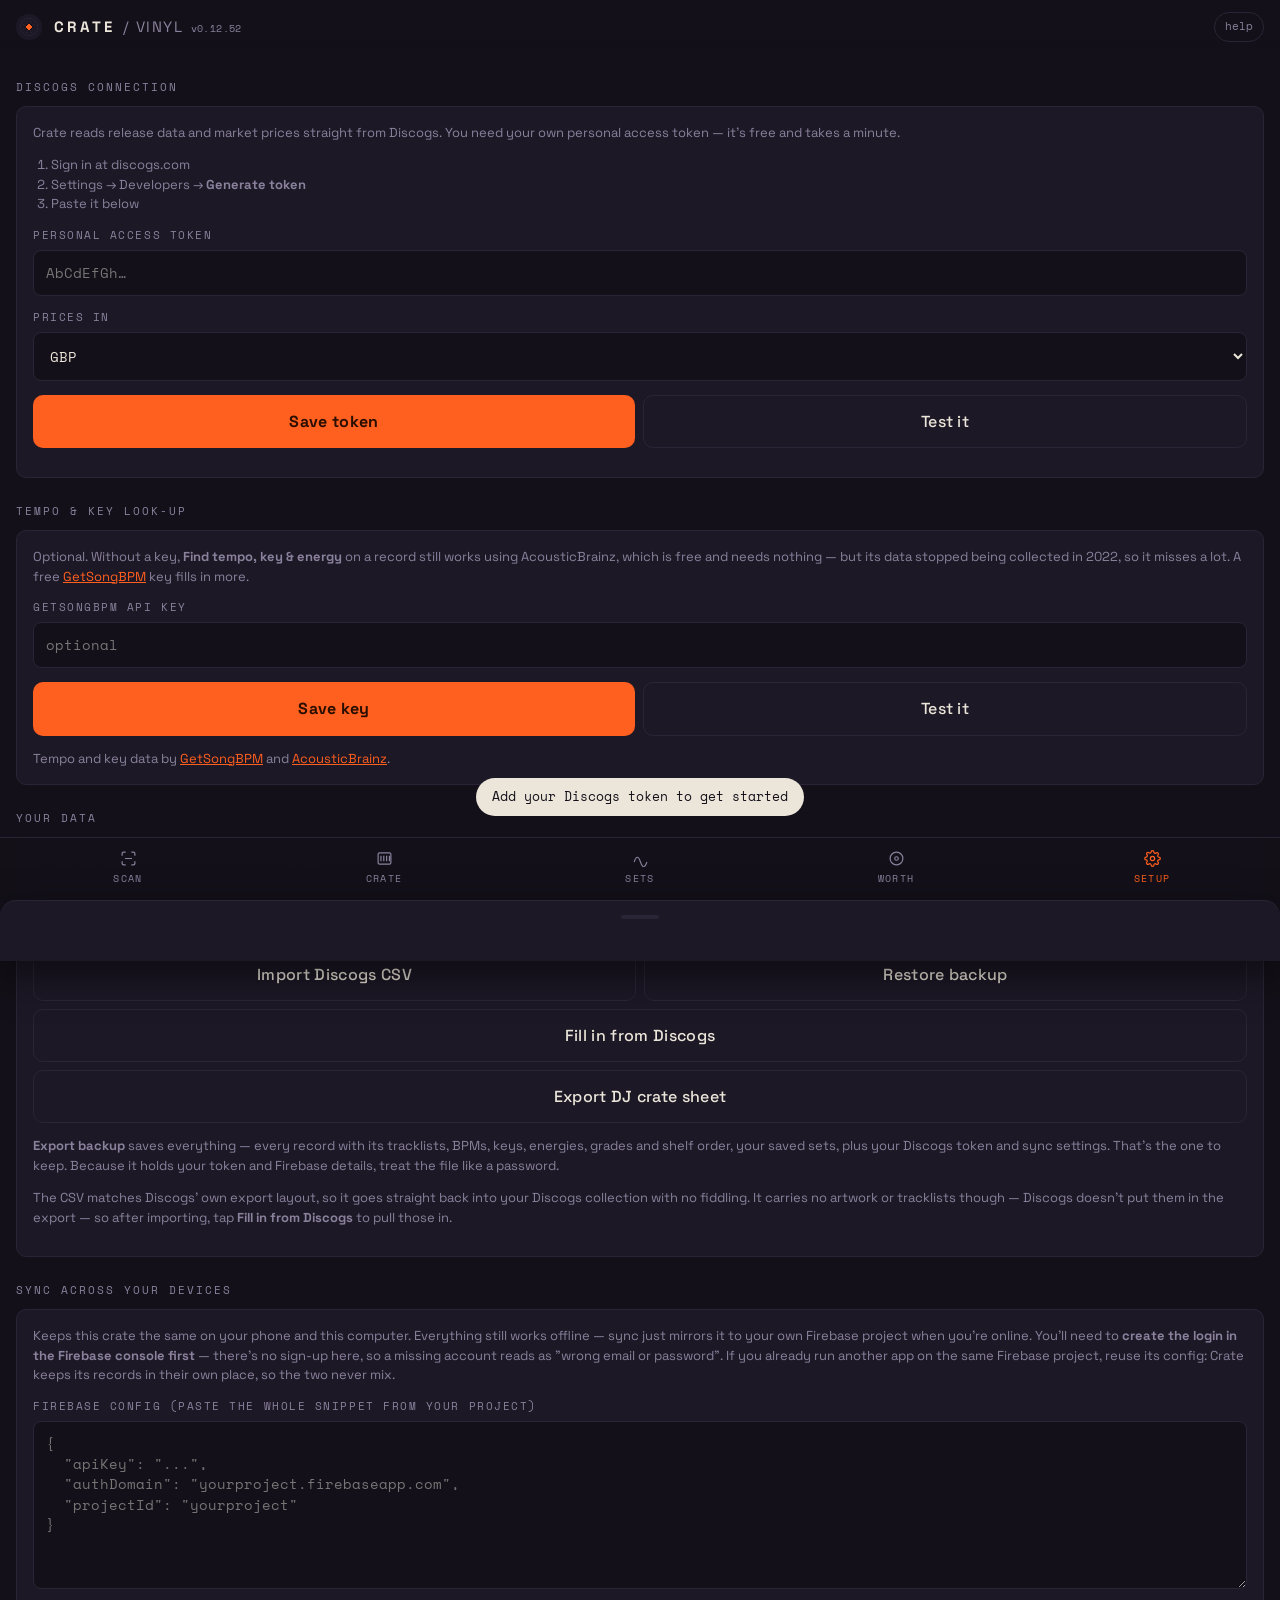
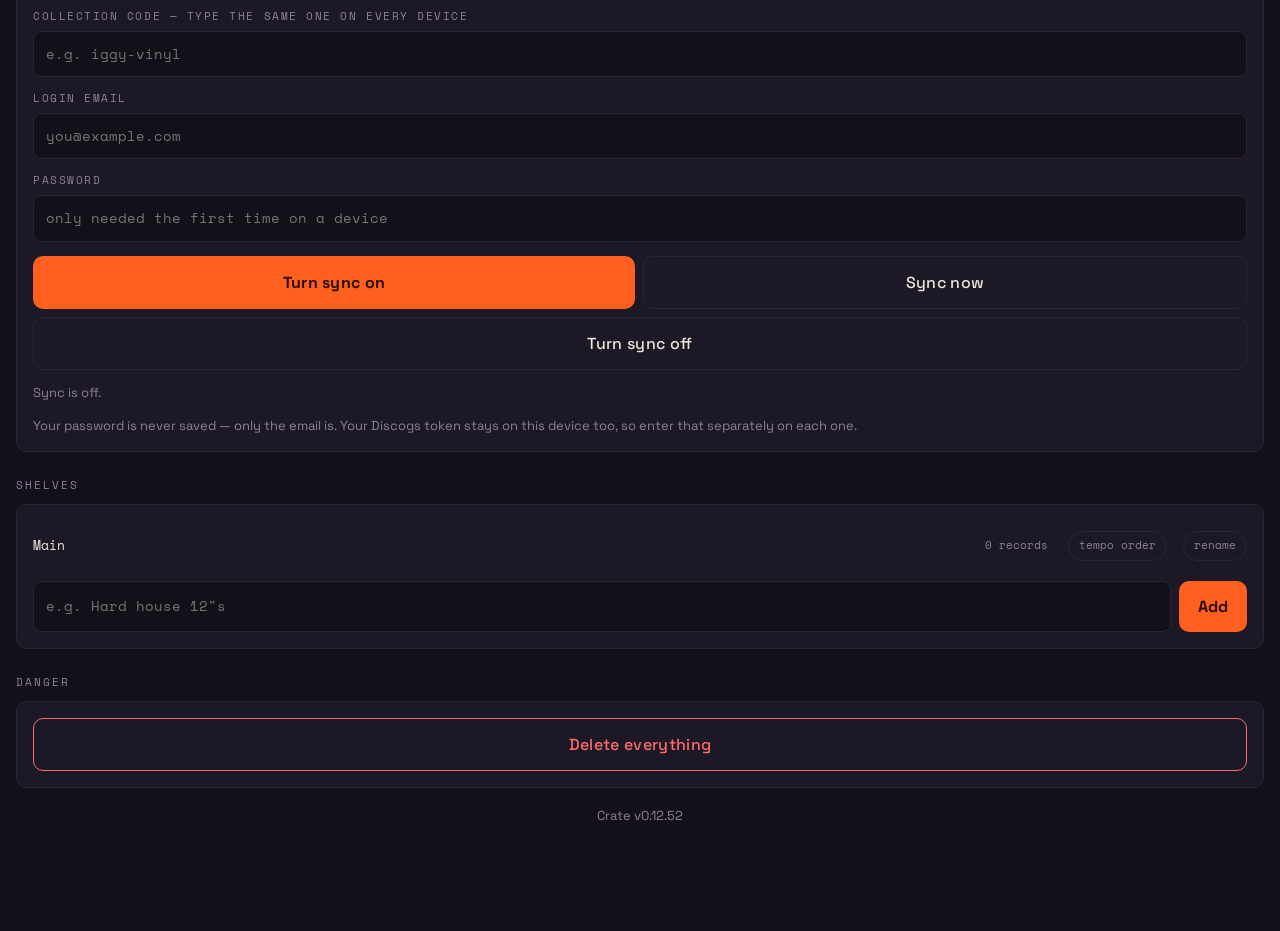
<file: index.html>
<!DOCTYPE html>
<html lang="en-GB">
<head>
<meta charset="utf-8">
<meta name="viewport" content="width=device-width, initial-scale=1, viewport-fit=cover">
<meta name="theme-color" content="#141019">
<title>Crate — vinyl cataloguer</title>
<link rel="preconnect" href="https://fonts.googleapis.com">
<link rel="preconnect" href="https://fonts.gstatic.com" crossorigin>
<link href="https://fonts.googleapis.com/css2?family=Space+Grotesk:wght@400;500;700&family=Space+Mono:wght@400;700&display=swap" rel="stylesheet">
<link rel="stylesheet" href="styles.css?v=0.12.52">
</head>
<body>

<header>
  <div class="disc" id="disc" aria-hidden="true"></div>
  <div class="wordmark">Crate <span>/ vinyl</span>
    <button class="ver" id="hdrVer" type="button" disabled></button></div>
  <div class="spacer"></div>
  <button class="ghost" id="btnHelp">help</button>
</header>

<main>

<!-- ═══ SCAN ═══ -->
<section class="view on" id="v-scan">
  <div class="eyebrow">Add records</div>

  <div id="stage">
    <video id="video" playsinline muted></video>
    <div class="reticle"></div>
    <div class="stage-note" id="stageNote">Point at the barcode on the sleeve</div>
  </div>

  <div style="margin-top:12px" class="row">
    <button class="btn" id="btnCam">Scan barcodes</button>
    <button class="btn" id="btnRead" style="display:none">Read it</button>
    <button class="btn quiet" id="btnStop" style="display:none">Stop camera</button>
  </div>
  <div class="row" style="margin-top:8px">
    <button class="btn quiet" id="btnOcrCat">Read cat. no.</button>
    <button class="btn quiet" id="btnOcrCover">Read cover</button>
  </div>

  <label class="f" for="fileShelf">File anything new into</label>
  <div class="row">
    <select id="fileShelf"></select>
    <select id="fileAt" style="flex:0 0 42%">
      <option value="end">at the back</option>
      <option value="start">at the front</option>
    </select>
  </div>

  <label class="f" for="manual">Or type a barcode, catalogue number or title</label>
  <div class="row">
    <input type="text" id="manual" placeholder="5033197130729 / TIDY123 / Binary Finary" autocomplete="off">
    <button class="btn" id="btnFind" style="flex:0 0 88px">Find</button>
  </div>
  <p class="hint" style="margin:8px 0 0">Find shows you every pressing Discogs has, so you can pick the one you own — and so does scanning now. The camera closes once it has a barcode; if that barcode matches more than one pressing the queue waits at <i>pick one</i> until you choose.</p>
  <div class="row" style="margin-top:8px">
    <button class="btn quiet" id="btnPaste">Paste Discogs link</button>
    <button class="btn quiet" id="btnBlank">Add by hand</button>
  </div>

  <div class="eyebrow">Queue</div>
  <div class="panel" id="queue"><div class="hint">Nothing queued. Scans land here and resolve one at a time so Discogs doesn't rate-limit you.</div></div>
</section>

<!-- ═══ CRATE ═══ -->
<section class="view" id="v-crate">
  <div class="eyebrow">Your collection</div>
  <div class="strip" id="strip"></div>

  <div class="shelfhead">
    <div class="eyebrow">Shelves</div>
    <div class="spacer"></div>
    <button class="ghost" id="btnShelfEdit">reorder shelves</button>
  </div>
  <div class="shelfGrid" id="shelfGrid"></div>

  <div class="shelfhead">
    <div class="eyebrow" id="crateNote">Flick through</div>
    <div class="spacer"></div>
    <button class="ghost" id="btnCrateArrange">arrange records</button>
  </div>
  <div class="selbar" id="crateSelBar" style="display:none">
    <button class="ghost" data-undo>undo</button>
    <button class="ghost" id="btnCrateSelect">select several</button>
    <button class="ghost" data-sel-when data-sel-all="crate">select all</button>
    <button class="ghost" data-sel-when data-sel-none>clear</button>
    <button class="ghost" data-sel-when data-sel-place>place them</button>
  </div>
  <div class="crate-rail"><div class="crate" id="crate"></div></div>

  <div class="toggle" id="mode">
    <button data-m="sleeves" class="on">Sleeves</button>
    <button data-m="tracks">Tracks</button>
  </div>

  <div class="tools">
    <input type="search" id="q" placeholder="Search artist, title, label, cat no…" autocomplete="off">
    <select id="sort">
      <option value="shelf">Shelf order — yours</option>
      <option value="added">Newest first</option>
      <option value="artist">Artist A–Z</option>
      <option value="year">Year</option>
      <option value="value">Value high–low</option>
      <option value="label">Label</option>
      <option value="genre">Genre A–Z</option>
      <option value="track">Title A–Z</option>
      <option value="bpm">BPM low–high</option>
      <option value="keybpm">Key, then BPM</option>
      <option value="bpmkey">BPM, then key</option>
      <option value="energy">Energy low–high</option>
      <option value="energybpm">Energy, then BPM</option>
    </select>
    <button class="ghost" id="sortDir" aria-pressed="false"
            title="Reverse the order">↓</button>
  </div>

  <div class="setfilter" id="setFilterBar" style="display:none"></div>

  <div class="filterbar">
    <div class="lane">
      <span class="tag">Shelf</span>
      <button type="button" class="pickbtn" id="shelfFilter"><span>All shelves</span></button>
      <select id="fmtFilter"><option value="">All formats</option></select>
    </div>
    <div class="lane">
      <span class="tag">Genre</span>
      <button type="button" class="pickbtn" id="genreFilter"><span>All genres</span></button>
    </div>
    <div class="lane">
      <span class="tag">BPM</span>
      <input type="number" id="bpmMin" placeholder="min" inputmode="numeric">
      <input type="number" id="bpmMax" placeholder="max" inputmode="numeric">
      <select id="keyFilter"><option value="">Any key</option></select>
    </div>
    <label class="check"><input type="checkbox" id="harmonic"> Include harmonically compatible keys</label>
    <div class="lane"><span class="clearf" id="clearF" role="button" tabindex="0">Clear filters</span></div>
  </div>

  <div class="shelfhead" id="arrangeBar" style="display:none">
    <div class="eyebrow" id="arrangeNote"></div>
    <div class="spacer"></div>
    <button class="ghost" id="btnArrange">arrange records</button>
  </div>
  <div class="selbar" id="gridSelBar" style="display:none">
    <button class="ghost" data-undo>undo</button>
    <button class="ghost" id="btnSelect">select several</button>
    <button class="ghost" data-sel-when data-sel-all="grid">select all</button>
    <button class="ghost" data-sel-when data-sel-none>clear</button>
    <button class="ghost" data-sel-when data-sel-place>place them</button>
  </div>

  <div class="selbar" id="tagBar">
    <button class="ghost" id="btnTagGenre">tag genre</button>
    <button class="ghost" data-tag-when id="btnTagAll">select all</button>
    <button class="ghost" data-tag-when id="btnTagNone">clear</button>
    <button class="ghost" data-tag-when id="btnTagApply">set genre…</button>
    <button class="ghost" id="btnTagUndo" style="display:none">undo that</button>
    <div class="eyebrow" id="tagNote" style="display:none;flex-basis:100%"></div>
  </div>

  <!-- Jump to a letter. Pinned under the top bar, so re-filing a crate is
       tap-a-letter, work, tap the next one, with no scrolling back up.
       Filled and shown by renderAZBar(), which is also the only thing that
       knows which sorts it means anything under. -->
  <div class="azbar" id="azBar" style="display:none"></div>

  <div class="grid" id="grid"></div>
  <div class="tlist" id="tlist" style="display:none"></div>
</section>

<!-- ═══ STATS ═══ -->
<section class="view" id="v-stats">
  <div class="eyebrow">What you're sitting on</div>
  <div class="strip" id="strip2"></div>
  <div class="panel" style="margin-top:14px">
    <div class="hint" id="valueNote"></div>
  </div>
  <div class="eyebrow">By decade</div>
  <div id="byDecade"></div>
  <div class="eyebrow">By label</div>
  <div id="byLabel"></div>
  <div class="eyebrow">By style</div>
  <div id="byStyle"></div>
  <div class="eyebrow">Most valuable</div>
  <div id="topValue"></div>
  <div style="height:20px"></div>
</section>

<!-- ═══ SETS ═══ -->
<section class="view" id="v-sets">
  <div class="eyebrow">Build a set</div>
  <p class="hint" style="margin-top:0">Pick a shape and Crate walks your collection along it,
    keeping the tempo mixable and the keys in step. Nothing here changes your records — it
    proposes an order, and tells you which sleeves to pull.</p>

  <div id="setSaved" style="display:none"></div>

  <div class="panel" id="setCover"></div>

  <label class="f">Shape</label>
  <div class="curvegrid" id="curvePick"></div>

  <div class="row">
    <div><label class="f" for="setMins">How long</label>
      <input type="number" id="setMins" value="90" min="10" max="600" step="5" inputmode="numeric"></div>
    <div class="pickfit"><label class="f" for="setShelf">From</label>
      <button type="button" class="pickbtn" id="setShelf"><span>Every shelf</span></button></div>
  </div>
  <div class="row">
    <div class="pickfit"><label class="f" for="setGenre">Genre</label>
      <button type="button" class="pickbtn" id="setGenre"><span>Every genre</span></button></div>
    <div><label class="f" for="setStart">Start near</label>
      <input type="number" id="setStart" placeholder="any BPM" min="40" max="300" inputmode="numeric"></div>
  </div>

  <button class="btn" id="btnBuildSet" style="margin-top:14px">Build the set</button>
  <div id="setOut"></div>
  <div style="height:20px"></div>
</section>

<!-- ═══ SETUP ═══ -->
<section class="view" id="v-setup">
  <div class="eyebrow">Discogs connection</div>
  <div class="panel">
    <p class="hint" style="margin-top:0">Crate reads release data and market prices straight from Discogs. You need your own personal access token — it's free and takes a minute.</p>
    <ol class="hint" style="padding-left:18px">
      <li>Sign in at discogs.com</li>
      <li>Settings → Developers → <b>Generate token</b></li>
      <li>Paste it below</li>
    </ol>
    <label class="f" for="tok">Personal access token</label>
    <input type="text" id="tok" placeholder="AbCdEfGh…" autocomplete="off" spellcheck="false">
    <label class="f" for="curr">Prices in</label>
    <select id="curr">
      <option>GBP</option><option>USD</option><option>EUR</option>
      <option>AUD</option><option>CAD</option><option>JPY</option><option>SEK</option>
    </select>
    <div style="margin-top:14px" class="row">
      <button class="btn" id="btnSaveTok">Save token</button>
      <button class="btn quiet" id="btnTest">Test it</button>
    </div>
    <p class="hint" id="tokState" style="margin-bottom:0"></p>
  </div>

  <div class="eyebrow">Tempo &amp; key look-up</div>
  <div class="panel">
    <p class="hint" style="margin-top:0">Optional. Without a key, <b>Find tempo, key &amp; energy</b> on a record
      still works using AcousticBrainz, which is free and needs nothing — but its data stopped being
      collected in 2022, so it misses a lot. A free
      <a href="https://getsongbpm.com/api" target="_blank" rel="noopener">GetSongBPM</a> key fills in more.</p>
    <label class="f" for="bpmKey">GetSongBPM API key</label>
    <input type="text" id="bpmKey" placeholder="optional" autocomplete="off" spellcheck="false">
    <div style="margin-top:14px" class="row">
      <button class="btn" id="btnSaveBpmKey">Save key</button>
      <button class="btn quiet" id="btnTestBpmKey">Test it</button>
    </div>
    <p class="hint" id="bpmKeyState"></p>
    <p class="hint" style="margin-bottom:0">Tempo and key data by
      <a href="https://getsongbpm.com" target="_blank" rel="noopener">GetSongBPM</a>
      and <a href="https://acousticbrainz.org" target="_blank" rel="noopener">AcousticBrainz</a>.</p>
  </div>

  <div class="eyebrow">Your data</div>
  <div class="panel">
    <p class="hint" style="margin-top:0">Everything stays on this device. Export regularly.</p>
    <div class="row" style="margin-bottom:8px">
      <button class="btn quiet" id="btnCsv">Export CSV</button>
      <button class="btn quiet" id="btnJson">Export backup</button>
    </div>
    <div class="row" style="margin-bottom:8px">
      <button class="btn quiet" id="btnImport">Import Discogs CSV</button>
      <button class="btn quiet" id="btnRestore">Restore backup</button>
    </div>
    <button class="btn quiet" id="btnFill" style="margin-bottom:8px">Fill in from Discogs</button>
    <button class="btn quiet" id="btnDj">Export DJ crate sheet</button>
    <input type="file" id="file" accept=".csv,.json" style="display:none">
    <p class="hint"><b>Export backup</b> saves everything — every record with its tracklists, BPMs, keys, energies, grades and shelf order, your saved sets, plus your Discogs token and sync settings. That's the one to keep. Because it holds your token and Firebase details, treat the file like a password.</p>
    <p class="hint">The CSV matches Discogs' own export layout, so it goes straight back into your Discogs collection with no fiddling. It carries no artwork or tracklists though — Discogs doesn't put them in the export — so after importing, tap <b>Fill in from Discogs</b> to pull those in.</p>
  </div>

  <div class="eyebrow">Sync across your devices</div>
  <div class="panel">
    <p class="hint" style="margin-top:0">Keeps this crate the same on your phone and this computer.
      Everything still works offline — sync just mirrors it to your own Firebase project when you're online.
      You'll need to <b>create the login in the Firebase console first</b> — there's no sign-up here, so a
      missing account reads as "wrong email or password". If you already run another app on the same Firebase
      project, reuse its config: Crate keeps its records in their own place, so the two never mix.</p>
    <label class="f" for="syncCfg">Firebase config (paste the whole snippet from your project)</label>
    <textarea id="syncCfg" rows="7" spellcheck="false" placeholder='{
  "apiKey": "...",
  "authDomain": "yourproject.firebaseapp.com",
  "projectId": "yourproject"
}'></textarea>
    <label class="f" for="syncCode">Collection code — type the same one on every device</label>
    <input type="text" id="syncCode" placeholder="e.g. iggy-vinyl" autocomplete="off" spellcheck="false">
    <label class="f" for="syncEmail">Login email</label>
    <input type="email" id="syncEmail" placeholder="you@example.com" autocomplete="username" spellcheck="false">
    <label class="f" for="syncPw">Password</label>
    <input type="password" id="syncPw" placeholder="only needed the first time on a device" autocomplete="current-password">
    <div class="row" style="margin-top:14px">
      <button class="btn" id="btnSyncOn">Turn sync on</button>
      <button class="btn quiet" id="btnSyncNow">Sync now</button>
    </div>
    <button class="btn quiet" id="btnSyncOff" style="margin-top:8px">Turn sync off</button>
    <p class="hint" id="syncState" style="margin-bottom:0">Sync is off.</p>
    <p class="hint" style="margin-bottom:0">Your password is never saved — only the email is. Your Discogs
      token stays on this device too, so enter that separately on each one.</p>
  </div>

  <div class="eyebrow">Shelves</div>
  <div class="panel">
    <div id="shelfList"></div>
    <div class="row" style="margin-top:10px">
      <input type="text" id="newShelf" placeholder="e.g. Hard house 12&quot;s">
      <button class="btn" id="btnShelf" style="flex:0 0 68px">Add</button>
    </div>
  </div>

  <div class="eyebrow">Danger</div>
  <div class="panel">
    <button class="btn quiet" id="btnWipe" style="color:var(--bad);border-color:var(--bad)">Delete everything</button>
  </div>

  <p class="hint" style="text-align:center;margin-top:18px">Crate v<span id="appVer">—</span></p>
  <div style="height:20px"></div>
</section>

</main>

<nav>
  <button data-v="scan" class="on"><svg class="ic" viewBox="0 0 24 24"><path d="M3 8V5a2 2 0 012-2h3M16 3h3a2 2 0 012 2v3M21 16v3a2 2 0 01-2 2h-3M8 21H5a2 2 0 01-2-2v-3M7 12h10"/></svg>Scan</button>
  <button data-v="crate"><svg class="ic" viewBox="0 0 24 24"><rect x="3" y="4" width="18" height="16" rx="2"/><path d="M7 8v8M11 8v8M15 8v8M19 8v8"/></svg>Crate</button>
  <button data-v="sets"><svg class="ic" viewBox="0 0 24 24"><path d="M3 17c3-9 6-9 9 0s6 9 9 0"/></svg>Sets</button>
  <button data-v="stats"><svg class="ic" viewBox="0 0 24 24"><circle cx="12" cy="12" r="9"/><circle cx="12" cy="12" r="2.5"/></svg>Worth</button>
  <button data-v="setup"><svg class="ic" viewBox="0 0 24 24"><circle cx="12" cy="12" r="3"/><path d="M19.4 15a1.7 1.7 0 00.34 1.88l.06.06a2 2 0 11-2.83 2.83l-.06-.06a1.7 1.7 0 00-1.88-.34 1.7 1.7 0 00-1 1.56V21a2 2 0 11-4 0v-.09a1.7 1.7 0 00-1.11-1.56 1.7 1.7 0 00-1.88.34l-.06.06a2 2 0 11-2.83-2.83l.06-.06a1.7 1.7 0 00.34-1.88 1.7 1.7 0 00-1.56-1H3a2 2 0 110-4h.09A1.7 1.7 0 004.65 8.6a1.7 1.7 0 00-.34-1.88l-.06-.06a2 2 0 112.83-2.83l.06.06a1.7 1.7 0 001.88.34H9a1.7 1.7 0 001-1.56V3a2 2 0 114 0v.09a1.7 1.7 0 001 1.56 1.7 1.7 0 001.88-.34l.06-.06a2 2 0 112.83 2.83l-.06.06a1.7 1.7 0 00-.34 1.88V9a1.7 1.7 0 001.56 1H21a2 2 0 110 4h-.09a1.7 1.7 0 00-1.51 1z"/></svg>Setup</button>
</nav>

<!-- The lit crate, pinned under the top bar while a record is open. A direct
     child of body on purpose: it is position:fixed, and inside #v-crate it
     would risk being contained by that section's animated transform. -->
<div id="crateLit" aria-hidden="true"><div class="mini"></div><b class="name"></b><span class="pos"></span></div>
<div class="scrim" id="scrim"></div>
<div class="sheet" id="sheet" role="dialog" aria-modal="true"><div class="grip"></div><div id="sheetBody"></div></div>
<div id="toast" role="status"></div>

<script src="app.js?v=0.12.52"></script>
</body>
</html>
</file>
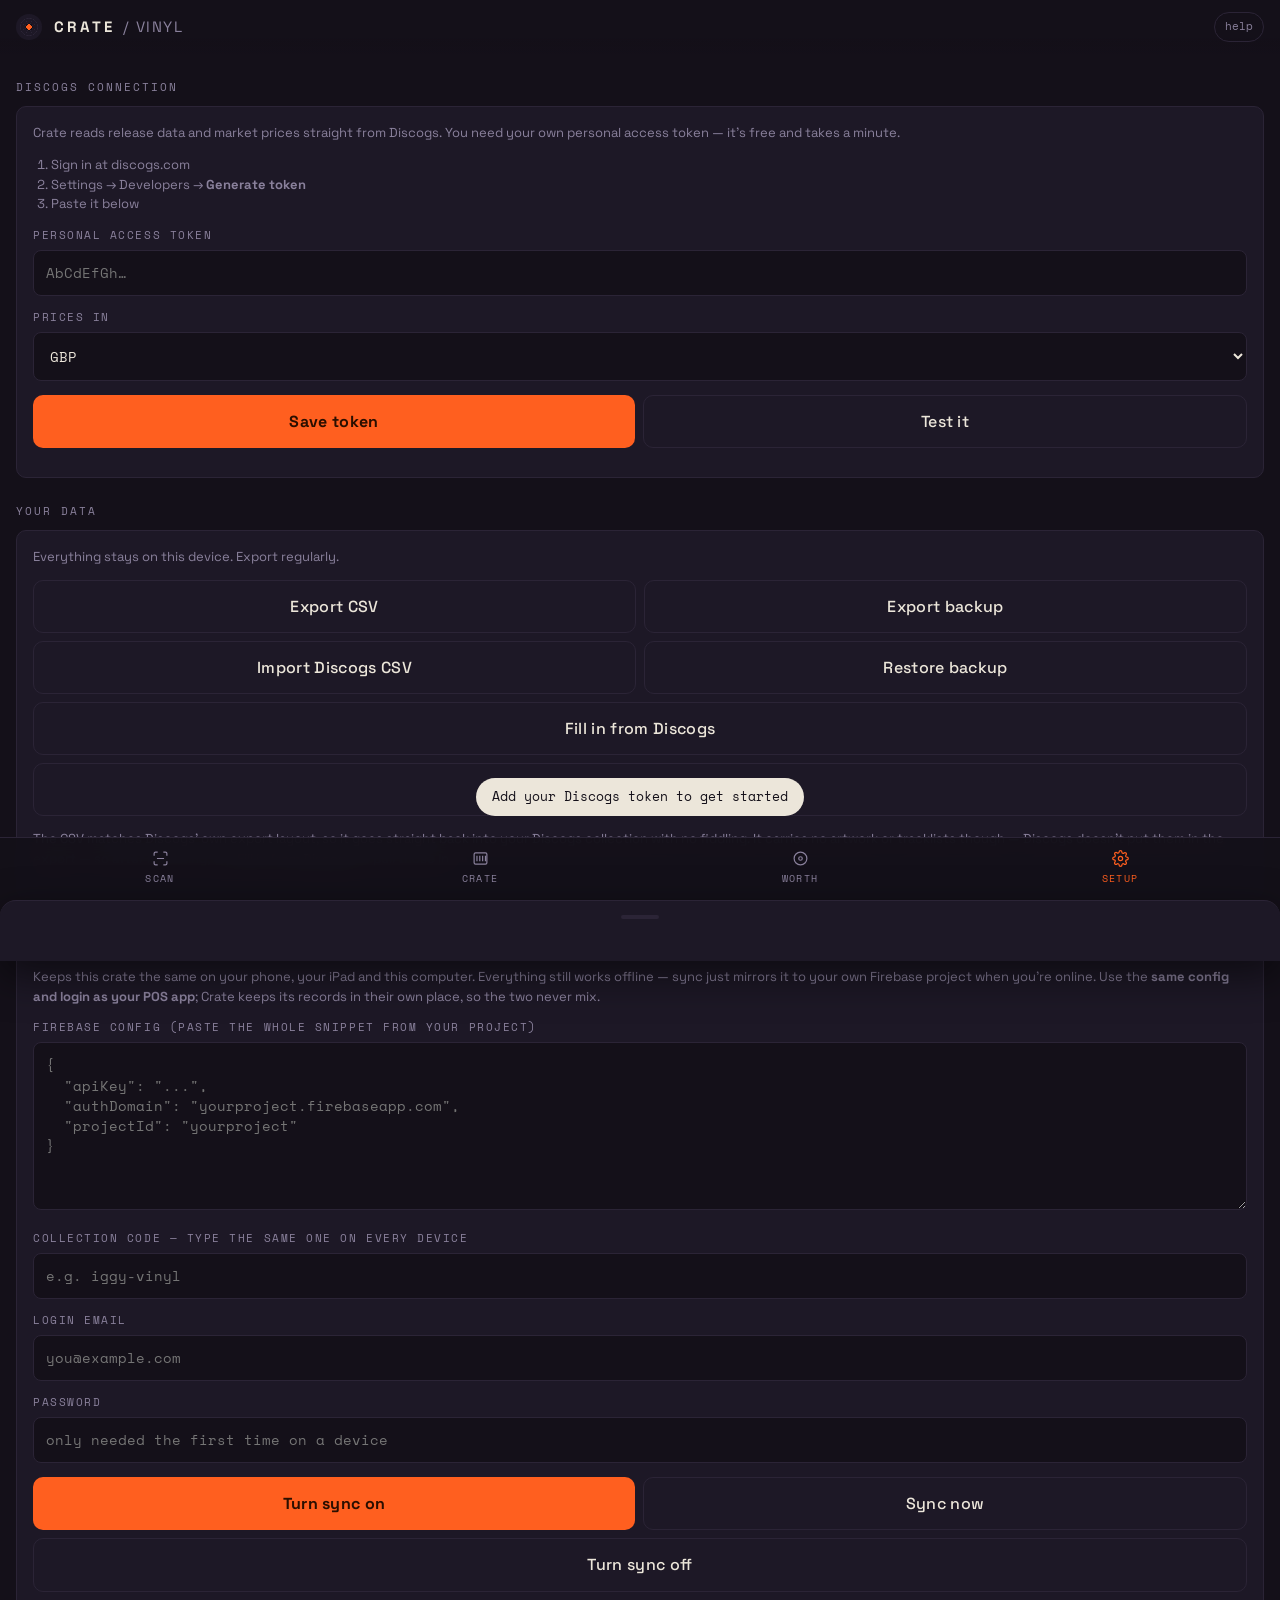
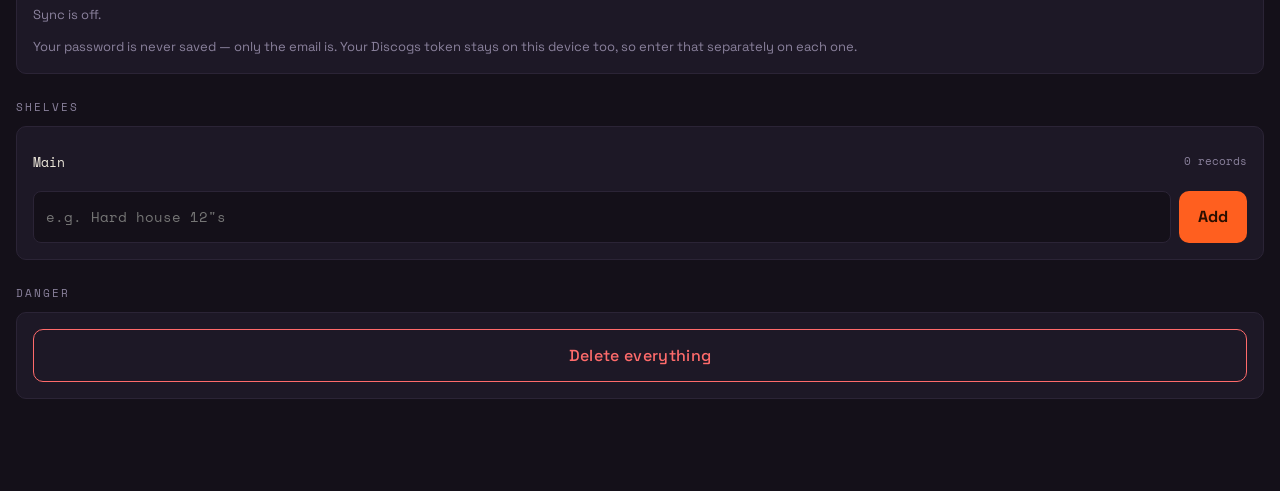
<file: crate.html>
<!DOCTYPE html>
<html lang="en-GB">
<head>
<meta charset="utf-8">
<meta name="viewport" content="width=device-width, initial-scale=1, viewport-fit=cover">
<meta name="theme-color" content="#141019">
<title>Crate — vinyl cataloguer</title>
<link rel="preconnect" href="https://fonts.googleapis.com">
<link rel="preconnect" href="https://fonts.gstatic.com" crossorigin>
<link href="https://fonts.googleapis.com/css2?family=Space+Grotesk:wght@400;500;700&family=Space+Mono:wght@400;700&display=swap" rel="stylesheet">
<style>
/* ── tokens ───────────────────────────────────────────────── */
:root{
  --ink:#141019;        /* deep sleeve black, violet cast */
  --wax:#1d1826;        /* raised surface */
  --groove:#2b2436;     /* borders, grooves */
  --dust:#8a819c;       /* muted text */
  --card:#ece6da;       /* sleeve cardstock — text colour */
  --sticker:#ff5f1f;    /* fluorescent price sticker */
  --sticker-ink:#2a0f00;
  --ok:#7de0b0;
  --warn:#ffd24a;
  --bad:#ff6b6b;
  --display:"Space Grotesk",system-ui,-apple-system,sans-serif;
  --mono:"Space Mono",ui-monospace,SFMono-Regular,Menlo,monospace;
  --r:10px;
  --shadow:0 14px 40px rgba(0,0,0,.55);
}
*{box-sizing:border-box;-webkit-tap-highlight-color:transparent}
html,body{margin:0;padding:0}
body{
  background:var(--ink);
  color:var(--card);
  font-family:var(--display);
  font-size:16px;line-height:1.45;
  padding-bottom:calc(72px + env(safe-area-inset-bottom));
  overscroll-behavior-y:none;
}
button,input,select,textarea{font:inherit;color:inherit}
button{cursor:pointer;border:0;background:none}
a{color:var(--sticker)}
:focus-visible{outline:2px solid var(--sticker);outline-offset:2px;border-radius:4px}
::-webkit-scrollbar{height:6px;width:6px}
::-webkit-scrollbar-thumb{background:var(--groove);border-radius:3px}

/* ── header ───────────────────────────────────────────────── */
header{
  position:sticky;top:0;z-index:40;
  display:flex;align-items:center;gap:12px;
  padding:calc(12px + env(safe-area-inset-top)) 16px 12px;
  background:linear-gradient(var(--ink) 70%,transparent);
}
.disc{width:26px;height:26px;border-radius:50%;flex:none;
  background:
    radial-gradient(circle at 50% 50%, var(--sticker) 0 14%, var(--ink) 14.5% 20%,
    var(--groove) 20.5% 22%, var(--wax) 22.5% 32%, var(--groove) 32.5% 34%,
    var(--wax) 34.5% 46%, var(--groove) 46.5% 48%, var(--wax) 48.5% 100%);
  animation:spin 3.2s linear infinite;animation-play-state:paused}
.disc.on{animation-play-state:running}
@keyframes spin{to{transform:rotate(360deg)}}
.wordmark{font-weight:700;letter-spacing:.22em;text-transform:uppercase;font-size:15px}
.wordmark span{color:var(--dust);letter-spacing:.1em;font-weight:400}
header .spacer{flex:1}
.ghost{font-family:var(--mono);font-size:11px;color:var(--dust);
  border:1px solid var(--groove);padding:6px 10px;border-radius:99px}
.ghost:hover{color:var(--card);border-color:var(--dust)}

main{padding:0 16px}
.view{display:none}
.view.on{display:block;animation:rise .28s ease both}
@keyframes rise{from{opacity:0;transform:translateY(8px)}to{opacity:1;transform:none}}

/* ── shared bits ──────────────────────────────────────────── */
.eyebrow{font-family:var(--mono);font-size:11px;letter-spacing:.18em;
  text-transform:uppercase;color:var(--dust);margin:26px 0 10px}
.panel{background:var(--wax);border:1px solid var(--groove);border-radius:var(--r);padding:16px}
.btn{background:var(--sticker);color:var(--sticker-ink);font-weight:700;
  padding:14px 18px;border-radius:var(--r);letter-spacing:.02em;
  display:inline-flex;align-items:center;justify-content:center;gap:8px;width:100%}
.btn:active{transform:translateY(1px)}
.btn.quiet{background:transparent;color:var(--card);border:1px solid var(--groove);font-weight:500}
.btn.quiet:hover{border-color:var(--dust)}
.btn[disabled]{opacity:.45;pointer-events:none}
.row{display:flex;gap:8px}
.row>*{flex:1}
label.f{display:block;font-family:var(--mono);font-size:11px;letter-spacing:.14em;
  text-transform:uppercase;color:var(--dust);margin:14px 0 6px}
input[type=text],input[type=number],input[type=search],
input[type=email],input[type=password],select,textarea{
  width:100%;background:var(--ink);border:1px solid var(--groove);
  border-radius:8px;padding:12px;font-family:var(--mono);font-size:14px}
input:focus,select:focus,textarea:focus{border-color:var(--sticker);outline:none}
.hint{font-size:13px;color:var(--dust);line-height:1.5}

/* ── scanner ──────────────────────────────────────────────── */
#stage{position:relative;background:#000;border:1px solid var(--groove);
  border-radius:var(--r);overflow:hidden;aspect-ratio:4/3;display:none}
#stage.on{display:block}
#video{width:100%;height:100%;object-fit:cover;display:block}
.reticle{position:absolute;inset:18% 10%;border:2px solid rgba(255,95,31,.9);
  border-radius:6px;box-shadow:0 0 0 100vmax rgba(0,0,0,.45)}
.reticle::after{content:"";position:absolute;left:0;right:0;height:2px;
  background:var(--sticker);box-shadow:0 0 12px var(--sticker);
  animation:sweep 2.2s ease-in-out infinite}
@keyframes sweep{0%,100%{top:4%}50%{top:96%}}
.stage-note{position:absolute;left:0;right:0;bottom:0;padding:8px 12px;
  font-family:var(--mono);font-size:11px;background:rgba(0,0,0,.6);color:var(--card)}

/* ── queue ────────────────────────────────────────────────── */
.q{display:flex;align-items:center;gap:10px;padding:10px 0;border-bottom:1px solid var(--groove)}
.q:last-child{border-bottom:0}
.q .code{font-family:var(--mono);font-size:13px}
.q .st{margin-left:auto;font-family:var(--mono);font-size:11px;color:var(--dust)}
.q.done .st{color:var(--ok)}
.q.miss .st{color:var(--bad)}

/* ── stats strip ──────────────────────────────────────────── */
.strip{display:grid;grid-template-columns:repeat(3,1fr);gap:1px;
  background:var(--groove);border:1px solid var(--groove);border-radius:var(--r);overflow:hidden}
.strip div{background:var(--wax);padding:14px 10px;text-align:center}
.strip b{display:block;font-family:var(--mono);font-size:19px;font-weight:700;letter-spacing:-.02em}
.strip small{font-family:var(--mono);font-size:10px;letter-spacing:.14em;
  text-transform:uppercase;color:var(--dust)}

/* ── THE CRATE (signature) ────────────────────────────────── */
.crate-rail{position:relative;margin:0 -16px;padding:0 16px}
.crate{display:flex;gap:3px;overflow-x:auto;scroll-snap-type:x proximity;
  padding:22px 16px 26px;margin:0 -16px;
  background:
    linear-gradient(180deg,transparent 0 18px,#0d0a11 18px 100%);
  border-top:1px solid var(--groove);border-bottom:1px solid var(--groove)}
.spine{flex:none;width:26px;height:184px;scroll-snap-align:center;
  border-radius:2px 2px 0 0;position:relative;overflow:hidden;
  box-shadow:inset -3px 0 6px rgba(0,0,0,.5), 0 -3px 8px rgba(0,0,0,.4);
  transition:transform .18s ease,width .18s ease}
.spine:hover,.spine:focus-visible{transform:translateY(-14px)}
.spine .txt{position:absolute;bottom:8px;left:50%;transform:translateX(-50%) rotate(180deg);
  writing-mode:vertical-rl;font-family:var(--mono);font-size:10px;letter-spacing:.06em;
  white-space:nowrap;max-height:168px;overflow:hidden;text-overflow:ellipsis;
  color:rgba(255,255,255,.92);text-shadow:0 1px 2px rgba(0,0,0,.8)}
.spine .tab{position:absolute;top:0;left:0;right:0;height:5px;background:rgba(255,255,255,.25)}
.crate-empty{padding:34px 16px;text-align:center;color:var(--dust);font-size:14px}

/* ── grid ─────────────────────────────────────────────────── */
.tools{display:flex;gap:8px;margin:14px 0}
.tools input{flex:2}
.tools select{flex:1;padding:12px 8px}
.grid{display:grid;grid-template-columns:repeat(auto-fill,minmax(148px,1fr));gap:14px;margin-bottom:24px}
.rec{position:relative;text-align:left}
.sleeve{aspect-ratio:1;background:var(--wax);border:1px solid var(--groove);
  border-radius:4px;overflow:hidden;position:relative}
.sleeve img{width:100%;height:100%;object-fit:cover;display:block}
.sleeve .noart{position:absolute;inset:0;display:grid;place-items:center;
  font-family:var(--mono);font-size:10px;color:var(--dust);text-align:center;padding:8px}
.tagsticker{position:absolute;right:-6px;top:-6px;background:var(--sticker);
  color:var(--sticker-ink);font-family:var(--mono);font-weight:700;font-size:11px;
  padding:4px 7px;border-radius:3px;transform:rotate(-7deg);
  box-shadow:0 3px 8px rgba(0,0,0,.5)}
.rec h4{margin:8px 0 1px;font-size:13.5px;font-weight:500;line-height:1.25;
  overflow:hidden;display:-webkit-box;-webkit-line-clamp:2;-webkit-box-orient:vertical}
.rec p{margin:0;font-family:var(--mono);font-size:10.5px;color:var(--dust);
  white-space:nowrap;overflow:hidden;text-overflow:ellipsis}
.dupe{position:absolute;left:6px;top:6px;background:var(--warn);color:#2a1f00;
  font-family:var(--mono);font-size:9px;font-weight:700;padding:2px 5px;border-radius:2px}

/* ── shelves, each its own crate ──────────────────────────── */
.shelfhead{display:flex;align-items:center;gap:10px;margin:26px 0 10px}
.shelfhead .eyebrow{margin:0}
.shelfhead .spacer{flex:1}
.shelfGrid{display:grid;grid-template-columns:repeat(3,1fr);gap:12px}
.shelfTile{background:var(--wax);border:1px solid var(--groove);border-radius:14px;
  padding:9px 9px 7px;cursor:pointer;touch-action:manipulation;
  transition:border-color .15s ease}
.shelfTile:hover{border-color:var(--dust)}
.shelfTile.on{border-color:var(--sticker)}
.shelfTile .art{position:relative;height:76px;border-radius:7px;overflow:hidden;
  background:var(--ink);box-shadow:inset 0 2px 12px rgba(0,0,0,.6)}
.shelfTile .spines{display:flex;gap:2px;height:100%;padding:5px 4px}
.shelfTile .spines i{flex:1;min-width:2px;border-radius:1px;display:block}
.shelfTile .count{position:absolute;inset:0;display:grid;place-items:center}
.shelfTile .count b{background:rgba(20,16,25,.82);border:1px solid var(--groove);
  border-radius:7px;padding:3px 9px;font-family:var(--mono);font-size:13px;
  font-weight:700;color:var(--card)}
.shelfTile .name{margin-top:7px;font-family:var(--mono);font-size:10.5px;color:var(--dust);
  text-align:center;white-space:nowrap;overflow:hidden;text-overflow:ellipsis}
.shelfTile.empty .art{opacity:.4}
.shelfGrid.editing .shelfTile{cursor:grab;animation:jiggle .8s ease-in-out infinite}
.shelfGrid.editing .shelfTile .name::after{content:' ⠿';color:var(--sticker)}
.shelfTile.drag{animation:none;transform:scale(1.06);opacity:.92;position:relative;z-index:5;
  border-color:var(--sticker);box-shadow:var(--shadow);cursor:grabbing}
@keyframes jiggle{0%,100%{transform:rotate(-.6deg)}50%{transform:rotate(.6deg)}}
@media (prefers-reduced-motion:reduce){
  .shelfGrid.editing .shelfTile{animation:none}
  .shelfTile.drag{transform:none}
}

/* ── view toggle ──────────────────────────────────────────── */
.toggle{display:flex;gap:1px;background:var(--groove);border:1px solid var(--groove);
  border-radius:99px;overflow:hidden;margin:14px 0 0}
.toggle button{flex:1;padding:9px 4px;background:var(--wax);font-family:var(--mono);
  font-size:10.5px;letter-spacing:.14em;text-transform:uppercase;color:var(--dust)}
.toggle button.on{background:var(--sticker);color:var(--sticker-ink);font-weight:700}

.filterbar{background:var(--wax);border:1px solid var(--groove);border-radius:var(--r);
  padding:12px;margin:10px 0}
.filterbar .lane{display:flex;gap:8px;align-items:center}
.filterbar .lane+.lane{margin-top:8px}
.filterbar .tag{font-family:var(--mono);font-size:10px;letter-spacing:.14em;
  text-transform:uppercase;color:var(--dust);flex:0 0 44px}
.filterbar input,.filterbar select{padding:9px 8px;font-size:13px}
.check{display:flex;align-items:center;gap:8px;font-size:12.5px;color:var(--dust);
  font-family:var(--mono);cursor:pointer;margin-top:9px}
.check input{width:16px;height:16px;flex:0 0 16px;accent-color:var(--sticker)}
.clearf{font-family:var(--mono);font-size:10.5px;color:var(--sticker);
  text-transform:uppercase;letter-spacing:.12em;margin-left:auto}

/* ── key badge ────────────────────────────────────────────── */
.key{font-family:var(--mono);font-size:10.5px;font-weight:700;padding:3px 6px;
  border-radius:3px;letter-spacing:.02em;white-space:nowrap;
  background:hsl(var(--kh) 62% 58% / .18);color:hsl(var(--kh) 72% 68%);
  border:1px solid hsl(var(--kh) 62% 58% / .38)}
.bpmv{font-family:var(--mono);font-size:13px;font-weight:700;color:var(--card)}
.bpmv small{font-size:9px;color:var(--dust);font-weight:400;letter-spacing:.1em}

/* ── track list (global) ──────────────────────────────────── */
.tlist{margin-bottom:24px}
.trow{display:flex;align-items:center;gap:10px;padding:11px 0;
  border-bottom:1px solid var(--groove);width:100%;text-align:left}
.trow .art{width:34px;height:34px;flex:none;border-radius:3px;object-fit:cover;background:var(--ink)}
.trow .who{min-width:0;flex:1}
.trow .who b{display:block;font-size:13.5px;font-weight:500;
  overflow:hidden;text-overflow:ellipsis;white-space:nowrap}
.trow .who span{display:block;font-family:var(--mono);font-size:10.5px;color:var(--dust);
  overflow:hidden;text-overflow:ellipsis;white-space:nowrap}
.trow .num{display:flex;align-items:center;gap:7px;flex:none}
.keyhead{display:flex;align-items:baseline;gap:8px;margin:20px 0 2px}
.keyhead b{font-family:var(--mono);font-size:12px;letter-spacing:.14em;color:var(--sticker)}
.keyhead span{font-family:var(--mono);font-size:10.5px;color:var(--dust)}

/* ── editable tracks in sheet ─────────────────────────────── */
.ed{border-bottom:1px solid var(--groove);padding:10px 0}
.ed .top{display:flex;gap:10px;align-items:baseline;font-family:var(--mono);font-size:12.5px}
.ed .top b{color:var(--sticker);min-width:24px;flex:none}
.ed .top span:nth-child(2){flex:1;min-width:0;overflow:hidden;text-overflow:ellipsis;white-space:nowrap}
.ed .top span:last-child{color:var(--dust);font-size:11px}
.ed .bot{display:flex;gap:6px;margin-top:7px;align-items:center}
.ed .bot input[type=number]{flex:0 0 74px;padding:8px;text-align:center}
.ed .bot select{flex:1;padding:8px}
.tap{flex:0 0 52px;padding:8px 0;border:1px solid var(--groove);border-radius:8px;
  font-family:var(--mono);font-size:10.5px;letter-spacing:.1em;text-transform:uppercase;
  color:var(--dust);text-align:center}
.tap.live{border-color:var(--sticker);color:var(--sticker)}

/* ── sheet ────────────────────────────────────────────────── */
.scrim{position:fixed;inset:0;background:rgba(8,5,12,.72);z-index:60;
  opacity:0;pointer-events:none;transition:opacity .22s}
.scrim.on{opacity:1;pointer-events:auto}
.sheet{position:fixed;left:0;right:0;bottom:0;z-index:61;max-height:88vh;overflow-y:auto;
  background:var(--wax);border-top:1px solid var(--groove);
  border-radius:16px 16px 0 0;box-shadow:var(--shadow);
  transform:translateY(100%);transition:transform .28s cubic-bezier(.22,1,.36,1);
  padding:8px 16px calc(28px + env(safe-area-inset-bottom))}
.sheet.on{transform:none}
.grip{width:38px;height:4px;border-radius:2px;background:var(--groove);margin:6px auto 14px}
.sheet-head{display:flex;gap:14px}
.sheet-head img{width:96px;height:96px;object-fit:cover;border-radius:4px;flex:none;background:var(--ink)}
.sheet-head h3{margin:0 0 4px;font-size:18px;line-height:1.25}
.meta{font-family:var(--mono);font-size:11.5px;color:var(--dust);line-height:1.7}
.chips{display:flex;flex-wrap:wrap;gap:6px;margin:14px 0}
.chip{font-family:var(--mono);font-size:10.5px;letter-spacing:.08em;text-transform:uppercase;
  border:1px solid var(--groove);border-radius:99px;padding:4px 10px;color:var(--dust)}
.tracks{margin:8px 0 0;padding:0;list-style:none;font-family:var(--mono);font-size:12px}
.tracks li{display:flex;gap:10px;padding:5px 0;border-bottom:1px solid var(--groove)}
.tracks li b{color:var(--sticker);font-weight:700;min-width:26px}
.tracks li span:last-child{margin-left:auto;color:var(--dust)}

/* ── stats view ───────────────────────────────────────────── */
.bar{margin:9px 0}
.bar .lab{display:flex;font-family:var(--mono);font-size:11.5px;margin-bottom:4px}
.bar .lab span:last-child{margin-left:auto;color:var(--dust)}
.bar .track{height:7px;background:var(--groove);border-radius:4px;overflow:hidden}
.bar .fill{height:100%;background:var(--sticker);border-radius:4px}

/* ── nav ──────────────────────────────────────────────────── */
nav{position:fixed;left:0;right:0;bottom:0;z-index:50;display:grid;
  grid-template-columns:repeat(4,1fr);
  background:rgba(20,16,25,.94);backdrop-filter:blur(14px);
  border-top:1px solid var(--groove);padding-bottom:env(safe-area-inset-bottom)}
nav button{padding:12px 4px 14px;font-family:var(--mono);font-size:10px;
  letter-spacing:.14em;text-transform:uppercase;color:var(--dust);
  display:flex;flex-direction:column;align-items:center;gap:5px}
nav button .ic{width:17px;height:17px;stroke:currentColor;fill:none;stroke-width:1.7}
nav button.on{color:var(--sticker)}

/* ── toast ────────────────────────────────────────────────── */
#toast{position:fixed;left:50%;bottom:calc(84px + env(safe-area-inset-bottom));
  transform:translate(-50%,14px);z-index:80;background:var(--card);color:var(--ink);
  font-family:var(--mono);font-size:12.5px;padding:10px 16px;border-radius:99px;
  opacity:0;pointer-events:none;transition:.24s;max-width:90vw;text-align:center}
#toast.on{opacity:1;transform:translate(-50%,0)}

@media (prefers-reduced-motion:reduce){
  *{animation:none!important;transition:none!important}
}
</style>
</head>
<body>

<header>
  <div class="disc" id="disc" aria-hidden="true"></div>
  <div class="wordmark">Crate <span>/ vinyl</span></div>
  <div class="spacer"></div>
  <button class="ghost" id="btnHelp">help</button>
</header>

<main>

<!-- ═══ SCAN ═══ -->
<section class="view on" id="v-scan">
  <div class="eyebrow">Add records</div>

  <div id="stage">
    <video id="video" playsinline muted></video>
    <div class="reticle"></div>
    <div class="stage-note" id="stageNote">Point at the barcode on the sleeve</div>
  </div>

  <div style="margin-top:12px" class="row">
    <button class="btn" id="btnCam">Scan barcodes</button>
    <button class="btn quiet" id="btnStop" style="display:none">Stop camera</button>
  </div>

  <label class="f" for="manual">Or type a barcode, catalogue number or title</label>
  <div class="row">
    <input type="text" id="manual" placeholder="5033197130729 / TIDY123 / Binary Finary" autocomplete="off">
    <button class="btn" id="btnFind" style="flex:0 0 88px">Find</button>
  </div>
  <div class="row" style="margin-top:8px">
    <button class="btn quiet" id="btnPaste">Paste Discogs link</button>
    <button class="btn quiet" id="btnBlank">Add by hand</button>
  </div>

  <div class="eyebrow">Queue</div>
  <div class="panel" id="queue"><div class="hint">Nothing queued. Scans land here and resolve one at a time so Discogs doesn't rate-limit you.</div></div>
</section>

<!-- ═══ CRATE ═══ -->
<section class="view" id="v-crate">
  <div class="eyebrow">Your collection</div>
  <div class="strip" id="strip"></div>

  <div class="shelfhead">
    <div class="eyebrow">Shelves</div>
    <div class="spacer"></div>
    <button class="ghost" id="btnShelfEdit">rearrange</button>
  </div>
  <div class="shelfGrid" id="shelfGrid"></div>

  <div class="eyebrow">Flick through</div>
  <div class="crate-rail"><div class="crate" id="crate"></div></div>

  <div class="toggle" id="mode">
    <button data-m="sleeves" class="on">Sleeves</button>
    <button data-m="tracks">Tracks</button>
  </div>

  <div class="tools">
    <input type="search" id="q" placeholder="Search artist, title, label, cat no…" autocomplete="off">
    <select id="sort">
      <option value="added">Newest first</option>
      <option value="artist">Artist A–Z</option>
      <option value="year">Year</option>
      <option value="value">Value high–low</option>
      <option value="label">Label</option>
      <option value="bpm">BPM low–high</option>
      <option value="keybpm">Key, then BPM</option>
      <option value="bpmkey">BPM, then key</option>
    </select>
  </div>

  <div class="filterbar">
    <div class="lane">
      <span class="tag">Shelf</span>
      <select id="shelfFilter"><option value="">All shelves</option></select>
      <select id="fmtFilter"><option value="">All formats</option></select>
    </div>
    <div class="lane">
      <span class="tag">BPM</span>
      <input type="number" id="bpmMin" placeholder="min" inputmode="numeric">
      <input type="number" id="bpmMax" placeholder="max" inputmode="numeric">
      <select id="keyFilter" style="flex:1.3"><option value="">Any key</option></select>
    </div>
    <label class="check"><input type="checkbox" id="harmonic"> Include harmonically compatible keys</label>
    <div class="lane"><span class="clearf" id="clearF" role="button" tabindex="0">Clear filters</span></div>
  </div>

  <div class="grid" id="grid"></div>
  <div class="tlist" id="tlist" style="display:none"></div>
</section>

<!-- ═══ STATS ═══ -->
<section class="view" id="v-stats">
  <div class="eyebrow">What you're sitting on</div>
  <div class="strip" id="strip2"></div>
  <div class="panel" style="margin-top:14px">
    <div class="hint" id="valueNote"></div>
  </div>
  <div class="eyebrow">By decade</div>
  <div id="byDecade"></div>
  <div class="eyebrow">By label</div>
  <div id="byLabel"></div>
  <div class="eyebrow">By style</div>
  <div id="byStyle"></div>
  <div class="eyebrow">Most valuable</div>
  <div id="topValue"></div>
  <div style="height:20px"></div>
</section>

<!-- ═══ SETUP ═══ -->
<section class="view" id="v-setup">
  <div class="eyebrow">Discogs connection</div>
  <div class="panel">
    <p class="hint" style="margin-top:0">Crate reads release data and market prices straight from Discogs. You need your own personal access token — it's free and takes a minute.</p>
    <ol class="hint" style="padding-left:18px">
      <li>Sign in at discogs.com</li>
      <li>Settings → Developers → <b>Generate token</b></li>
      <li>Paste it below</li>
    </ol>
    <label class="f" for="tok">Personal access token</label>
    <input type="text" id="tok" placeholder="AbCdEfGh…" autocomplete="off" spellcheck="false">
    <label class="f" for="curr">Prices in</label>
    <select id="curr">
      <option>GBP</option><option>USD</option><option>EUR</option>
      <option>AUD</option><option>CAD</option><option>JPY</option><option>SEK</option>
    </select>
    <div style="margin-top:14px" class="row">
      <button class="btn" id="btnSaveTok">Save token</button>
      <button class="btn quiet" id="btnTest">Test it</button>
    </div>
    <p class="hint" id="tokState" style="margin-bottom:0"></p>
  </div>

  <div class="eyebrow">Your data</div>
  <div class="panel">
    <p class="hint" style="margin-top:0">Everything stays on this device. Export regularly.</p>
    <div class="row" style="margin-bottom:8px">
      <button class="btn quiet" id="btnCsv">Export CSV</button>
      <button class="btn quiet" id="btnJson">Export backup</button>
    </div>
    <div class="row" style="margin-bottom:8px">
      <button class="btn quiet" id="btnImport">Import Discogs CSV</button>
      <button class="btn quiet" id="btnRestore">Restore backup</button>
    </div>
    <button class="btn quiet" id="btnFill" style="margin-bottom:8px">Fill in from Discogs</button>
    <button class="btn quiet" id="btnDj">Export DJ crate sheet</button>
    <input type="file" id="file" accept=".csv,.json" style="display:none">
    <p class="hint">The CSV matches Discogs' own export layout, so it goes straight back into your Discogs collection with no fiddling. It carries no artwork or tracklists though — Discogs doesn't put them in the export — so after importing, tap <b>Fill in from Discogs</b> to pull those in.</p>
  </div>

  <div class="eyebrow">Sync across your devices</div>
  <div class="panel">
    <p class="hint" style="margin-top:0">Keeps this crate the same on your phone, your iPad and this computer.
      Everything still works offline — sync just mirrors it to your own Firebase project when you're online.
      Use the <b>same config and login as your POS app</b>; Crate keeps its records in their own place, so the two never mix.</p>
    <label class="f" for="syncCfg">Firebase config (paste the whole snippet from your project)</label>
    <textarea id="syncCfg" rows="7" spellcheck="false" placeholder='{
  "apiKey": "...",
  "authDomain": "yourproject.firebaseapp.com",
  "projectId": "yourproject"
}'></textarea>
    <label class="f" for="syncCode">Collection code — type the same one on every device</label>
    <input type="text" id="syncCode" placeholder="e.g. iggy-vinyl" autocomplete="off" spellcheck="false">
    <label class="f" for="syncEmail">Login email</label>
    <input type="email" id="syncEmail" placeholder="you@example.com" autocomplete="username" spellcheck="false">
    <label class="f" for="syncPw">Password</label>
    <input type="password" id="syncPw" placeholder="only needed the first time on a device" autocomplete="current-password">
    <div class="row" style="margin-top:14px">
      <button class="btn" id="btnSyncOn">Turn sync on</button>
      <button class="btn quiet" id="btnSyncNow">Sync now</button>
    </div>
    <button class="btn quiet" id="btnSyncOff" style="margin-top:8px">Turn sync off</button>
    <p class="hint" id="syncState" style="margin-bottom:0">Sync is off.</p>
    <p class="hint" style="margin-bottom:0">Your password is never saved — only the email is. Your Discogs
      token stays on this device too, so enter that separately on each one.</p>
  </div>

  <div class="eyebrow">Shelves</div>
  <div class="panel">
    <div id="shelfList"></div>
    <div class="row" style="margin-top:10px">
      <input type="text" id="newShelf" placeholder="e.g. Hard house 12&quot;s">
      <button class="btn" id="btnShelf" style="flex:0 0 68px">Add</button>
    </div>
  </div>

  <div class="eyebrow">Danger</div>
  <div class="panel">
    <button class="btn quiet" id="btnWipe" style="color:var(--bad);border-color:var(--bad)">Delete everything</button>
  </div>
  <div style="height:20px"></div>
</section>

</main>

<nav>
  <button data-v="scan" class="on"><svg class="ic" viewBox="0 0 24 24"><path d="M3 8V5a2 2 0 012-2h3M16 3h3a2 2 0 012 2v3M21 16v3a2 2 0 01-2 2h-3M8 21H5a2 2 0 01-2-2v-3M7 12h10"/></svg>Scan</button>
  <button data-v="crate"><svg class="ic" viewBox="0 0 24 24"><rect x="3" y="4" width="18" height="16" rx="2"/><path d="M7 8v8M11 8v8M15 8v8M19 8v8"/></svg>Crate</button>
  <button data-v="stats"><svg class="ic" viewBox="0 0 24 24"><circle cx="12" cy="12" r="9"/><circle cx="12" cy="12" r="2.5"/></svg>Worth</button>
  <button data-v="setup"><svg class="ic" viewBox="0 0 24 24"><circle cx="12" cy="12" r="3"/><path d="M19.4 15a1.7 1.7 0 00.34 1.88l.06.06a2 2 0 11-2.83 2.83l-.06-.06a1.7 1.7 0 00-1.88-.34 1.7 1.7 0 00-1 1.56V21a2 2 0 11-4 0v-.09a1.7 1.7 0 00-1.11-1.56 1.7 1.7 0 00-1.88.34l-.06.06a2 2 0 11-2.83-2.83l.06-.06a1.7 1.7 0 00.34-1.88 1.7 1.7 0 00-1.56-1H3a2 2 0 110-4h.09A1.7 1.7 0 004.65 8.6a1.7 1.7 0 00-.34-1.88l-.06-.06a2 2 0 112.83-2.83l.06.06a1.7 1.7 0 001.88.34H9a1.7 1.7 0 001-1.56V3a2 2 0 114 0v.09a1.7 1.7 0 001 1.56 1.7 1.7 0 001.88-.34l.06-.06a2 2 0 112.83 2.83l-.06.06a1.7 1.7 0 00-.34 1.88V9a1.7 1.7 0 001.56 1H21a2 2 0 110 4h-.09a1.7 1.7 0 00-1.51 1z"/></svg>Setup</button>
</nav>

<div class="scrim" id="scrim"></div>
<div class="sheet" id="sheet" role="dialog" aria-modal="true"><div class="grip"></div><div id="sheetBody"></div></div>
<div id="toast" role="status"></div>

<script>
/* ══════════════════════════════════════════════════════════
   storage — works as a Claude artifact, a local file, or on
   GitHub Pages. Tries window.storage, then localStorage, then
   memory (session only).
   ══════════════════════════════════════════════════════════ */
const mem = {};
const store = {
  async get(k){
    try{ if(window.storage){ const r = await window.storage.get(k); return r ? JSON.parse(r.value) : null; } }catch(e){}
    try{ const v = localStorage.getItem(k); return v ? JSON.parse(v) : (k in mem ? mem[k] : null); }catch(e){}
    return k in mem ? mem[k] : null;
  },
  async set(k,v){
    mem[k]=v;
    try{ if(window.storage){ await window.storage.set(k, JSON.stringify(v)); return; } }catch(e){}
    try{ localStorage.setItem(k, JSON.stringify(v)); }catch(e){}
  }
};

/* ── state ────────────────────────────────────────────────── */
let DB = { items:[], shelves:['Main'], token:'', curr:'GBP' };
const SYM = {GBP:'£',USD:'$',EUR:'€',AUD:'A$',CAD:'C$',JPY:'¥',SEK:'kr '};
const sym = () => SYM[DB.curr] || '';
const $ = s => document.querySelector(s);
const esc = s => String(s??'').replace(/[&<>"']/g, c => ({'&':'&amp;','<':'&lt;','>':'&gt;','"':'&quot;',"'":'&#39;'}[c]));

async function load(){
  const d = await store.get('crate.db');
  if(d) DB = Object.assign(DB, d);
  $('#tok').value = DB.token || '';
  $('#curr').value = DB.curr || 'GBP';
}
let saveTimer;
function save(){
  clearTimeout(saveTimer);
  saveTimer = setTimeout(() => {
    store.set('crate.db', DB);
    /* Sync is defined further down; harmless before it exists */
    try{ if(typeof Sync !== 'undefined') Sync.onLocalChange(); }catch(e){}
  }, 200);
}

/* ══════════════════════════════════════════════════════════
   SYNC (Firebase Firestore) — same approach as the POS app
   Local-first: everything works offline on localStorage. This
   layer mirrors the crate to a Firestore workspace so a phone,
   an iPad and a computer stay in step.
   - Each record syncs as its OWN document, so editing different
     records on two devices never clobbers anything.
   - Merge rule: newest edit to a given record wins.
   - Offline changes queue and go up on reconnect. Export backup
     remains the fully-offline fallback.
   Records live at workspaces/<code>/records and the shelf order
   at workspaces/<code>/meta/crate — different names to the POS's
   items/sales/session, so one Firebase project holds both safely.
   ══════════════════════════════════════════════════════════ */
var Sync = (function(){
  const CFG='crate.sync.cfg', CODE='crate.sync.code', MAIL='crate.sync.email',
        ON='crate.sync.on', CID='crate.sync.client', TIMES='crate.sync.times';
  const SDK_APP ='https://www.gstatic.com/firebasejs/10.12.2/firebase-app-compat.js';
  const SDK_FS  ='https://www.gstatic.com/firebasejs/10.12.2/firebase-firestore-compat.js';
  const SDK_AUTH='https://www.gstatic.com/firebasejs/10.12.2/firebase-auth-compat.js';

  let app=null, db=null, recCol=null, metaDoc=null;
  let listeners=[], connected=false, connecting=false;
  let shadow={}, metaShadow='';

  const ls = {
    get(k){ try{ return localStorage.getItem(k)||''; }catch(e){ return ''; } },
    set(k,v){ try{ localStorage.setItem(k,v); }catch(e){} }
  };
  const clientId = (() => {
    let v = ls.get(CID);
    if(!v){ v = Math.random().toString(36).slice(2) + Date.now().toString(36); ls.set(CID,v); }
    return v;
  })();

  let times = (() => {
    let o = null; try{ o = JSON.parse(ls.get(TIMES)); }catch(e){}
    if(!o || typeof o !== 'object') o = {};
    o.records = o.records || {}; o.meta = o.meta || 0; return o;
  })();
  const saveTimes = () => ls.set(TIMES, JSON.stringify(times));

  const getCfg = () => { try{ return JSON.parse(ls.get(CFG)); }catch(e){ return null; } };
  const getCode = () => ls.get(CODE);
  const getEmail = () => ls.get(MAIL);
  const isOn = () => ls.get(ON) === '1';

  const ser = v => { try{ return JSON.stringify(v); }catch(e){ return ''; } };
  /* Firestore rejects undefined; a JSON round-trip drops those keys */
  const clean = v => JSON.parse(ser(v));
  const docSafe = s => String(s||'').replace(/[\/\.\#\$\[\]]/g,'_').slice(0,120);

  function setStatus(text, kind){
    const el = $('#syncState');
    if(!el) return;
    el.textContent = connected ? ('Synced — ' + text) : text;
    el.style.color = kind==='err' ? 'var(--bad)' : (kind==='ok' ? 'var(--ok)' : 'var(--dust)');
  }

  function loadScript(src){
    return new Promise((res, rej) => {
      if(document.querySelector(`script[data-fb="${src}"]`)) return res();
      const s = document.createElement('script');
      s.src = src; s.async = true; s.setAttribute('data-fb', src);
      s.onload = res;
      s.onerror = () => rej(new Error('Could not load Firebase — are you online?'));
      document.head.appendChild(s);
    });
  }
  async function loadSDK(){
    if(!(window.firebase && window.firebase.firestore && window.firebase.auth)){
      await loadScript(SDK_APP); await loadScript(SDK_FS); await loadScript(SDK_AUTH);
    }
    if(!(window.firebase && window.firebase.firestore)) throw new Error('Firebase failed to load');
  }

  /* ── incoming ─────────────────────────────────────────── */
  function applyRemoteRecord(id, d){
    if(!d) return false;
    const key = d.key || id;                       /* real uid, not the sanitised doc id */
    const ts = Number(d.updatedAt)||0, mine = Number(times.records[key])||0;
    if(d.by === clientId && ts <= mine) return false;   /* our own echo */
    if(ts < mine) return false;                         /* local is newer */
    const at = DB.items.findIndex(x => x.uid === key);
    if(d.deleted){ if(at >= 0) DB.items.splice(at, 1); delete shadow[key]; }
    else {
      if(at >= 0) DB.items[at] = d.data; else DB.items.unshift(d.data);
      shadow[key] = ser(d.data);
    }
    times.records[key] = ts;
    return true;
  }
  function applyRemoteMeta(d){
    if(!d) return false;
    const ts = Number(d.updatedAt)||0, mine = Number(times.meta)||0;
    if(d.by === clientId && ts <= mine) return false;
    if(ts < mine) return false;
    let changed = false;
    if(Array.isArray(d.shelves) && ser(d.shelves) !== ser(DB.shelves)){ DB.shelves = d.shelves; changed = true; }
    if(d.curr && d.curr !== DB.curr){ DB.curr = d.curr; changed = true; }
    times.meta = ts;
    metaShadow = ser({s: DB.shelves, c: DB.curr});
    return changed;
  }

  /* ── outgoing: diff against the shadow copy ───────────── */
  function pushRecords(){
    if(!connected) return;
    const cur = {};
    DB.items.forEach(i => { if(i && i.uid) cur[i.uid] = i; });
    let n = 0;
    Object.keys(cur).forEach(uid => {
      const s = ser(cur[uid]);
      if(shadow[uid] !== s){
        const ts = Date.now(); times.records[uid] = ts; shadow[uid] = s; n++;
        recCol.doc(docSafe(uid)).set({data: clean(cur[uid]), updatedAt: ts, by: clientId, deleted:false, key: uid});
      }
    });
    Object.keys(shadow).forEach(uid => {
      if(!(uid in cur)){
        const ts = Date.now(); times.records[uid] = ts; delete shadow[uid]; n++;
        recCol.doc(docSafe(uid)).set({updatedAt: ts, by: clientId, deleted:true, key: uid});
      }
    });
    if(n) saveTimes();
  }
  function pushMeta(){
    if(!connected) return;
    const sig = ser({s: DB.shelves, c: DB.curr});
    if(sig === metaShadow) return;
    metaShadow = sig;
    const ts = Date.now(); times.meta = ts; saveTimes();
    metaDoc.set({shelves: clean(DB.shelves), curr: DB.curr, updatedAt: ts, by: clientId});
  }

  /* the debounced save() calls this on every local change */
  function onLocalChange(){
    if(!connected) return;
    try{ pushRecords(); pushMeta(); }catch(e){}
  }

  function landed(){                     /* remote data arrived: persist + redraw */
    store.set('crate.db', DB);
    saveTimes();
    renderAll();
  }
  function attachListeners(){
    detach();
    listeners.push(recCol.onSnapshot(snap => {
      let touched = false;
      snap.docChanges().forEach(ch => { if(applyRemoteRecord(ch.doc.id, ch.doc.data())) touched = true; });
      if(touched) landed();
    }, onErr));
    listeners.push(metaDoc.onSnapshot(doc => {
      if(doc.exists && applyRemoteMeta(doc.data())) landed();
    }, onErr));
  }
  const onErr = () => setStatus('connection problem — retrying', 'err');
  function detach(){ listeners.forEach(u => { try{ u(); }catch(e){} }); listeners = []; }

  /* Merge everything remote into local, then set the shadow to what the
     SERVER holds — not to what we have. The push that follows diffs
     against it, so records only this device knows about (a fresh phone,
     or the very first connect) get sent up. Building the shadow from
     local data instead makes that diff empty and nothing ever uploads. */
  async function reconcile(){
    const rs = await recCol.get();
    const remote = {};
    rs.forEach(doc => { const d = doc.data(); if(d) remote[d.key || doc.id] = d; });
    Object.keys(remote).forEach(k => applyRemoteRecord(k, remote[k]));

    const ms = await metaDoc.get();
    if(ms.exists) applyRemoteMeta(ms.data());

    shadow = {};
    Object.keys(remote).forEach(k => { if(!remote[k].deleted) shadow[k] = ser(remote[k].data); });

    store.set('crate.db', DB); saveTimes();
    renderAll();
  }

  async function connect(opts){
    opts = opts || {};
    if(connecting) return;
    connecting = true;
    const cfg = getCfg();
    if(!cfg || !getCode()){ connecting = false; setStatus('needs setting up', 'err'); return; }
    try{
      setStatus('connecting…');
      await loadSDK();
      try{ app = firebase.apps && firebase.apps.length ? firebase.app() : firebase.initializeApp(cfg); }
      catch(e){ app = firebase.initializeApp(cfg); }

      const auth = firebase.auth(app);
      try{ await auth.setPersistence(firebase.auth.Auth.Persistence.LOCAL); }catch(e){}
      if(!auth.currentUser){
        const email = (opts.email || getEmail() || '').trim();
        const pw = opts.password || '';
        if(!email || !pw){
          connecting = false;
          setStatus('enter your email and password above, then tap Turn sync on', 'err');
          if(!opts.silent) toast('Sign in to turn sync on');
          return;
        }
        try{ await auth.signInWithEmailAndPassword(email, pw); }
        catch(e){
          connecting = false;
          const msg = e && e.code === 'auth/invalid-credential' ? 'Wrong email or password'
                    : e && e.code === 'auth/operation-not-allowed' ? 'Turn on Email/Password sign-in in Firebase'
                    : (e && e.message) || 'Sign-in failed';
          setStatus(msg, 'err');
          if(!opts.silent) toast(msg, 4000);
          return;
        }
      }

      db = firebase.firestore(app);
      try{ await db.enablePersistence({synchronizeTabs:true}); }catch(e){}
      const ws = db.collection('workspaces').doc(docSafe(getCode()));
      recCol  = ws.collection('records');
      metaDoc = ws.collection('meta').doc('crate');

      await reconcile();
      connected = true;
      pushRecords(); pushMeta();          /* send anything remote didn't have */
      attachListeners();
      connecting = false;
      ls.set(ON, '1');
      setStatus('all up to date', 'ok');
      if(!opts.silent) toast('Sync is on');
      const pw = $('#syncPw'); if(pw) pw.value = '';
    }catch(err){
      connecting = false; connected = false;
      setStatus((err && err.message) || 'could not connect', 'err');
      if(!opts.silent) toast((err && err.message) || 'Could not turn sync on', 4000);
    }
  }

  function disconnect(){
    detach(); connected = false; connecting = false;
    ls.set(ON, '0');
    setStatus('Sync is off.');
    toast('Sync turned off');
  }

  function saveSettings(cfgText, code, email){
    let cfg;
    try{ cfg = JSON.parse(cfgText); }
    catch(e){
      const m = cfgText && cfgText.match(/\{[\s\S]*\}/);        /* tolerate a pasted snippet */
      if(m){ try{ cfg = JSON.parse(m[0]); }catch(e2){
        try{ cfg = (new Function('return (' + m[0] + ')'))(); }catch(e3){ cfg = null; }
      } }
    }
    if(!cfg || !cfg.projectId || !cfg.apiKey) throw new Error('That Firebase config looks incomplete — it needs apiKey and projectId.');
    if(!code || !code.trim()) throw new Error('Pick a collection code, the same on every device.');
    if(!email || !email.trim()) throw new Error('Enter the email you log in with.');
    ls.set(CFG, JSON.stringify(cfg));
    ls.set(CODE, code.trim());
    ls.set(MAIL, email.trim());            /* email only — never the password */
    return cfg;
  }

  function syncNow(){
    if(!connected){ connect(); return; }
    try{ pushRecords(); pushMeta(); }catch(e){}
    reconcile().then(() => { attachListeners(); setStatus('all up to date', 'ok'); toast('Synced'); })
               .catch(() => setStatus('sync problem', 'err'));
  }

  return {connect, disconnect, syncNow, saveSettings, onLocalChange, setStatus,
          isOn, getCfg, getCode, getEmail, isConnected: () => connected};
})();

function toast(msg, ms=2600){
  const t = $('#toast'); t.textContent = msg; t.classList.add('on');
  clearTimeout(t._t); t._t = setTimeout(()=>t.classList.remove('on'), ms);
}
const spin = on => $('#disc').classList.toggle('on', on);

/* ══════════════════════════════════════════════════════════
   Discogs — throttled to stay inside 60 requests a minute
   ══════════════════════════════════════════════════════════ */
const API = 'https://api.discogs.com';
let lastCall = 0;
async function dg(path, params={}){
  if(!DB.token) throw new Error('NO_TOKEN');
  const wait = 1100 - (Date.now() - lastCall);
  if(wait > 0) await new Promise(r => setTimeout(r, wait));
  lastCall = Date.now();
  const u = new URL(API + path);
  Object.entries(params).forEach(([k,v]) => v!=null && v!=='' && u.searchParams.set(k,v));
  u.searchParams.set('token', DB.token);
  let res;
  try{ res = await fetch(u, {headers:{'Accept':'application/json'}}); }
  catch(e){ throw new Error('NETWORK'); }
  if(res.status === 401) throw new Error('BAD_TOKEN');
  if(res.status === 429){ await new Promise(r=>setTimeout(r,4000)); return dg(path, params); }
  if(res.status === 404) throw new Error('NOT_FOUND');
  if(!res.ok) throw new Error('HTTP_' + res.status);
  return res.json();
}

function friendly(e){
  const m = {
    NO_TOKEN:'Add your Discogs token in Setup first.',
    BAD_TOKEN:'Discogs rejected that token. Check it in Setup.',
    NETWORK:'Could not reach Discogs. Check your connection.',
    NOT_FOUND:'Discogs has no record with that ID.'
  };
  return m[e.message] || ('Discogs error: ' + e.message);
}

/* search by barcode, then catno, then free text */
async function findRelease(codeRaw){
  const code = codeRaw.trim();
  const tries = /^\d{8,14}$/.test(code)
    ? [{barcode:code}, {q:code}]
    : [{catno:code}, {q:code}];
  for(const p of tries){
    const r = await dg('/database/search', Object.assign({type:'release', per_page:12}, p));
    if(r.results && r.results.length) return r.results;
  }
  return [];
}

async function fetchRelease(id){
  return dg('/releases/' + id, {curr_abbr: DB.curr});
}

/* ── Discogs tracklists are messier than they look ──────────
   Headings are dividers, not tracks. Index entries (continuous
   mix sides) hide the real tracks in sub_tracks. Compilation
   tracks carry their own artist that isn't the release artist. */
const cleanName = n => String(n||'').replace(/\s*\(\d+\)$/,'');
function mkTrack(t, parentPos){
  return {
    pos: t.position || parentPos || '',
    title: t.title || 'Untitled',
    artist: (t.artists||[]).map(a => cleanName(a.name)).join(' & '), // blank = same as release
    dur: t.duration || '',
    bpm: null, key: ''
  };
}
function flatTracks(list){
  const out = [];
  (list||[]).forEach(t => {
    if(t.type_ === 'heading') return;
    if(Array.isArray(t.sub_tracks) && t.sub_tracks.length){
      t.sub_tracks.forEach(s => { if(s.type_ !== 'heading') out.push(mkTrack(s, t.position)); });
    } else out.push(mkTrack(t, ''));
  });
  return out;
}
/* keep BPM and key already typed in when a tracklist is re-pulled.
   Title wins over position: sub-tracks on a continuous mix all share
   the parent's position, so matching on position alone double-assigns.
   Each old track is consumed once so nothing gets copied twice. */
function mergeTracks(fresh, old){
  const pool = (old||[]).slice();
  const take = pred => { const j = pool.findIndex(pred); return j<0 ? null : pool.splice(j,1)[0]; };
  const norm = s => String(s||'').trim().toLowerCase();
  return fresh.map(t => {
    const m = take(o => norm(o.title) === norm(t.title))
           || take(o => o.pos && o.pos === t.pos);
    return m ? Object.assign(t, {bpm: m.bpm ?? null, key: m.key || ''}) : t;
  });
}
function toItem(rel, scanned){
  const artist = (rel.artists||[]).map(a => a.name.replace(/\s*\(\d+\)$/,'')).join(' & ') || 'Unknown artist';
  const lab = (rel.labels||[])[0] || {};
  return {
    uid: 'r' + rel.id + '-' + Math.random().toString(36).slice(2,7),
    id: rel.id,
    artist,
    title: rel.title || 'Untitled',
    year: rel.year || (rel.released||'').slice(0,4) || '',
    label: lab.name ? lab.name.replace(/\s*\(\d+\)$/,'') : '',
    catno: lab.catno || '',
    country: rel.country || '',
    format: (rel.formats||[]).map(f => [f.name, f.text, (f.descriptions||[]).join(' ')].filter(Boolean).join(' ')).join(', '),
    genres: (rel.genres||[]).concat(rel.styles||[]),
    art: (rel.images && rel.images[0] ? (rel.images[0].uri150 || rel.images[0].uri) : (rel.thumb||'')),
    tracks: flatTracks(rel.tracklist),
    low: typeof rel.lowest_price === 'number' ? rel.lowest_price : null,
    forSale: rel.num_for_sale ?? null,
    have: rel.community?.have ?? null,
    want: rel.community?.want ?? null,
    barcode: scanned || '',
    media: 'VG+', sleeve: 'VG+',
    paid: null, notes: '', shelf: DB.shelves[0] || 'Main',
    added: new Date().toISOString(),
    priced: Date.now()
  };
}

/* Goldmine condition multipliers, applied to the Discogs low */
const COND = {'M':1.35,'NM':1.20,'VG+':1.00,'VG':0.62,'G+':0.35,'G':0.22,'F':0.12,'P':0.06};
const GRADES = ['M','NM','VG+','VG','G+','G','F','P'];
function itemValue(it){
  if(it.low == null) return null;
  const m = (COND[it.media] ?? 1) * 0.8 + (COND[it.sleeve] ?? 1) * 0.2;
  return it.low * m;
}
const money = n => n==null ? '—' : sym() + n.toLocaleString(undefined,{minimumFractionDigits:2,maximumFractionDigits:2});

/* ══════════════════════════════════════════════════════════
   Camelot wheel — 1A…12B, plus the musical key each one means
   ══════════════════════════════════════════════════════════ */
const KEYNAME = {
  '1A':'Ab min','1B':'B maj',  '2A':'Eb min','2B':'F# maj', '3A':'Bb min','3B':'Db maj',
  '4A':'F min', '4B':'Ab maj', '5A':'C min', '5B':'Eb maj', '6A':'G min', '6B':'Bb maj',
  '7A':'D min', '7B':'F maj',  '8A':'A min', '8B':'C maj',  '9A':'E min', '9B':'G maj',
  '10A':'B min','10B':'D maj','11A':'F# min','11B':'A maj','12A':'Db min','12B':'E maj'
};
const CAMELOT = Object.keys(KEYNAME).sort((a,b)=>
  (parseInt(a)-parseInt(b)) || a.slice(-1).localeCompare(b.slice(-1)));
const keyRank = k => { if(!k) return 999; const n=parseInt(k,10); return n*2 + (k.slice(-1)==='B'?1:0); };
const keyHue  = k => k ? (parseInt(k,10)-1)*30 : 0;

/* the three moves that stay in key, plus the track itself */
function compatible(k){
  if(!k) return [];
  const n = parseInt(k,10), L = k.slice(-1);
  const up = n===12?1:n+1, dn = n===1?12:n-1;
  return [k, n+(L==='A'?'B':'A'), up+L, dn+L];
}

function keyOpts(sel, blank='Any key'){
  return `<option value="">${blank}</option>` + CAMELOT.map(k =>
    `<option value="${k}" ${k===sel?'selected':''}>${k} · ${KEYNAME[k]}</option>`).join('');
}
const keyBadge = k => k ? `<span class="key" style="--kh:${keyHue(k)}">${k}</span>` : '';

/* every track in the collection, flattened, with its release attached */
function allTracks(){
  const out = [];
  DB.items.forEach(it => (it.tracks||[]).forEach((t,i) => out.push({t, i, it})));
  return out;
}
/* a release's BPM range, for sorting sleeves */
function relBpm(it){
  const b = (it.tracks||[]).map(t=>t.bpm).filter(x=>x>0);
  return b.length ? b.reduce((a,c)=>a+c,0)/b.length : null;
}
function relKey(it){
  const k = (it.tracks||[]).map(t=>t.key).filter(Boolean);
  return k.length ? k[0] : '';
}

/* ══════════════════════════════════════════════════════════
   queue — scans resolve one at a time in the background
   ══════════════════════════════════════════════════════════ */
let QUEUE = [], working = false;

function enqueue(code){
  if(QUEUE.some(q => q.code === code && q.state === 'waiting')) return;
  QUEUE.unshift({code, state:'waiting', note:''});
  renderQueue(); pump();
}

async function pump(){
  if(working) return;
  const job = QUEUE.find(q => q.state === 'waiting');
  if(!job) return;
  working = true; spin(true);
  job.state = 'working'; renderQueue();
  try{
    const hits = await findRelease(job.code);
    if(!hits.length){ job.state='miss'; job.note='no match'; }
    else{
      const rel = await fetchRelease(hits[0].id);
      const it = toItem(rel, job.code);
      const dup = DB.items.find(x => x.id === it.id);
      DB.items.unshift(it); save();
      job.state='done';
      job.note = (dup ? 'dupe · ' : '') + it.artist + ' — ' + it.title;
      job.uid = it.uid;
      job.alts = hits.slice(1,6).map(h => ({id:h.id, title:h.title, year:h.year, fmt:(h.format||[]).join(' ')}));
      renderAll();
    }
  }catch(e){
    job.state='miss'; job.note = friendly(e);
    if(e.message==='NO_TOKEN' || e.message==='BAD_TOKEN'){ QUEUE.forEach(q=>{ if(q.state==='waiting'){q.state='miss'; q.note='needs token';} }); }
  }
  working = false; renderQueue();
  const more = QUEUE.some(q => q.state === 'waiting');
  spin(more);
  if(more) pump();
}

function renderQueue(){
  const el = $('#queue');
  if(!QUEUE.length){ el.innerHTML = '<div class="hint">Nothing queued. Scans land here and resolve one at a time so Discogs doesn\'t rate-limit you.</div>'; return; }
  el.innerHTML = QUEUE.slice(0,25).map(q => {
    const cls = q.state==='done'?'done':q.state==='miss'?'miss':'';
    const st = q.state==='waiting'?'queued':q.state==='working'?'looking…':q.state==='done'?'added':'no match';
    return `<div class="q ${cls}">
      <div style="min-width:0">
        <div class="code">${esc(q.code)}</div>
        ${q.note?`<div style="font-size:11.5px;color:var(--dust);overflow:hidden;text-overflow:ellipsis;white-space:nowrap;max-width:56vw">${esc(q.note)}</div>`:''}
      </div>
      <div class="st">${st}</div>
    </div>`;
  }).join('');
}

/* ══════════════════════════════════════════════════════════
   camera — native BarcodeDetector where available, ZXing on iOS
   ══════════════════════════════════════════════════════════ */
let stream=null, detector=null, zx=null, rafId=null, recent=new Map();

function accept(code){
  const now = Date.now();
  if(recent.get(code) && now - recent.get(code) < 4000) return;
  recent.set(code, now);
  if(navigator.vibrate) navigator.vibrate(35);
  $('#stageNote').textContent = 'Got ' + code;
  enqueue(code);
}

async function startCam(){
  $('#stage').classList.add('on');
  $('#btnCam').style.display='none'; $('#btnStop').style.display='';
  try{
    stream = await navigator.mediaDevices.getUserMedia({video:{facingMode:{ideal:'environment'}, width:{ideal:1280}}});
  }catch(e){
    $('#stageNote').textContent = 'Camera blocked. Allow camera access, or type the barcode below.';
    toast('No camera access — type the code instead'); return;
  }
  const v = $('#video'); v.srcObject = stream; await v.play();

  if('BarcodeDetector' in window){
    try{
      detector = new BarcodeDetector({formats:['ean_13','ean_8','upc_a','upc_e','code_128','code_39']});
      $('#stageNote').textContent = 'Point at the barcode on the sleeve';
      const tick = async () => {
        if(!stream) return;
        try{ const b = await detector.detect(v); if(b.length) accept(b[0].rawValue); }catch(e){}
        rafId = requestAnimationFrame(tick);
      };
      tick(); return;
    }catch(e){ detector = null; }
  }
  await zxing();
}

async function zxing(){
  $('#stageNote').textContent = 'Loading scanner…';
  try{
    if(!window.ZXing){
      await new Promise((ok,bad)=>{
        const s = document.createElement('script');
        s.src = 'https://cdn.jsdelivr.net/npm/@zxing/library@0.21.3/umd/index.min.js';
        s.onload = ok; s.onerror = bad; document.head.appendChild(s);
      });
    }
    zx = new ZXing.BrowserMultiFormatReader();
    $('#stageNote').textContent = 'Point at the barcode on the sleeve';
    zx.decodeFromStream(stream, $('#video'), (res)=>{ if(res) accept(res.getText()); });
  }catch(e){
    $('#stageNote').textContent = 'Scanner needs an internet connection the first time. Type the barcode below instead.';
  }
}

function stopCam(){
  if(rafId) cancelAnimationFrame(rafId); rafId=null;
  if(zx){ try{ zx.reset(); }catch(e){} zx=null; }
  if(stream){ stream.getTracks().forEach(t=>t.stop()); stream=null; }
  $('#video').srcObject=null;
  $('#stage').classList.remove('on');
  $('#btnCam').style.display=''; $('#btnStop').style.display='none';
}

/* ══════════════════════════════════════════════════════════
   rendering
   ══════════════════════════════════════════════════════════ */
function hue(s){ let h=0; for(let i=0;i<s.length;i++) h = (h*31 + s.charCodeAt(i)) % 360; return h; }

function renderStrip(){
  const n = DB.items.length;
  const vals = DB.items.map(itemValue).filter(v => v!=null);
  const total = vals.reduce((a,b)=>a+b,0);
  const priced = vals.length;
  const html = `
    <div><b>${n}</b><small>records</small></div>
    <div><b>${sym()}${Math.round(total).toLocaleString()}</b><small>market low</small></div>
    <div><b>${priced?money(total/priced).replace(/\.00$/,''):'—'}</b><small>average</small></div>`;
  $('#strip').innerHTML = html; $('#strip2').innerHTML = html;
  $('#valueNote').innerHTML = priced
    ? `Based on the lowest current Discogs asking price for ${priced} of your ${n} records, adjusted for the condition you've graded each copy. It's a floor, not an appraisal — rare pressings with nothing for sale show no price at all.`
    : `No prices yet. Add your Discogs token in Setup and scan something.`;
}

function renderCrate(){
  const el = $('#crate');
  if(!DB.items.length){ el.innerHTML = '<div class="crate-empty">Empty crate. Go and scan something.</div>'; return; }
  el.innerHTML = DB.items.slice(0,80).map(it => {
    const h = hue(it.artist + it.label);
    return `<button class="spine" data-uid="${it.uid}"
      style="background:linear-gradient(90deg,hsl(${h} 34% 26%),hsl(${h} 30% 17%))"
      title="${esc(it.artist)} — ${esc(it.title)}">
      <span class="tab" style="background:hsl(${h} 60% 55% / .5)"></span>
      <span class="txt">${esc(it.artist)} · ${esc(it.title)}</span>
    </button>`;
  }).join('');
}

/* current filter settings, read once per render */
function filters(){
  const kf = $('#keyFilter').value;
  return {
    q: $('#q').value.trim().toLowerCase(),
    shelf: $('#shelfFilter').value,
    fmt: $('#fmtFilter').value,
    lo: parseFloat($('#bpmMin').value) || null,
    hi: parseFloat($('#bpmMax').value) || null,
    keys: kf ? ($('#harmonic').checked ? compatible(kf) : [kf]) : null,
    sort: $('#sort').value
  };
}
const bpmOk = (t,f) => !(f.lo || f.hi) ? true
  : (t.bpm > 0 && (!f.lo || t.bpm >= f.lo) && (!f.hi || t.bpm <= f.hi));
const keyOk = (t,f) => !f.keys ? true : f.keys.includes(t.key);
function relOk(it,f){
  if(f.shelf && it.shelf !== f.shelf) return false;
  if(f.fmt && !(it.format||'').toLowerCase().includes(f.fmt.toLowerCase())) return false;
  if(f.q && ![it.artist,it.title,it.label,it.catno,it.barcode,(it.genres||[]).join(' ')]
       .join(' ').toLowerCase().includes(f.q)) return false;
  return true;
}

/* sleeve view — a release survives if any of its tracks passes BPM/key */
function visible(){
  const f = filters();
  const list = DB.items.filter(it => {
    if(!relOk(it,f)) return false;
    if(!f.keys && !f.lo && !f.hi) return true;
    return (it.tracks||[]).some(t => bpmOk(t,f) && keyOk(t,f));
  });
  const cmp = {
    added:(a,b)=> (b.added||'').localeCompare(a.added||''),
    artist:(a,b)=> a.artist.localeCompare(b.artist) || (a.year+'').localeCompare(b.year+''),
    year:(a,b)=> (b.year||0) - (a.year||0),
    value:(a,b)=> (itemValue(b)??-1) - (itemValue(a)??-1),
    label:(a,b)=> (a.label||'~').localeCompare(b.label||'~'),
    bpm:(a,b)=> (relBpm(a)??1e9) - (relBpm(b)??1e9),
    keybpm:(a,b)=> keyRank(relKey(a)) - keyRank(relKey(b)) || (relBpm(a)??1e9) - (relBpm(b)??1e9),
    bpmkey:(a,b)=> (relBpm(a)??1e9) - (relBpm(b)??1e9) || keyRank(relKey(a)) - keyRank(relKey(b))
  }[f.sort];
  return list.sort(cmp);
}

/* track view — the flat list a DJ actually reads */
function visibleTracks(){
  const f = filters();
  let rows = allTracks().filter(({t,it}) => {
    if(!relOk(it,f)){
      if(!f.q) return false;
      if(!`${t.title} ${t.artist}`.toLowerCase().includes(f.q)) return false;
    }
    return bpmOk(t,f) && keyOk(t,f);
  });
  const cmp = {
    added:(a,b)=> (b.it.added||'').localeCompare(a.it.added||''),
    artist:(a,b)=> a.it.artist.localeCompare(b.it.artist) || a.i - b.i,
    year:(a,b)=> (b.it.year||0) - (a.it.year||0),
    value:(a,b)=> (itemValue(b.it)??-1) - (itemValue(a.it)??-1),
    label:(a,b)=> (a.it.label||'~').localeCompare(b.it.label||'~'),
    bpm:(a,b)=> (a.t.bpm||1e9) - (b.t.bpm||1e9),
    keybpm:(a,b)=> keyRank(a.t.key) - keyRank(b.t.key) || (a.t.bpm||1e9) - (b.t.bpm||1e9),
    bpmkey:(a,b)=> (a.t.bpm||1e9) - (b.t.bpm||1e9) || keyRank(a.t.key) - keyRank(b.t.key)
  }[f.sort];
  return {rows: rows.sort(cmp), sort: f.sort};
}

function renderTracks(){
  const {rows, sort} = visibleTracks();
  const el = $('#tlist');
  if(!rows.length){
    el.innerHTML = `<div class="hint" style="padding:26px 0;text-align:center">${
      allTracks().length ? 'No tracks match those filters.'
      : 'No tracklists yet. Open a record and add tracks, or scan one so Discogs fills them in.'}</div>`;
    return;
  }
  let html = '', lastKey = null;
  const grouped = sort === 'keybpm';
  rows.forEach(({t,i,it}) => {
    if(grouped && t.key !== lastKey){
      lastKey = t.key;
      html += `<div class="keyhead"><b>${t.key || 'NO KEY'}</b><span>${t.key?KEYNAME[t.key]:'not set yet'}</span></div>`;
    }
    html += `<button class="trow" data-uid="${it.uid}">
      ${it.art?`<img class="art" src="${esc(it.art)}" alt="" loading="lazy">`:'<span class="art"></span>'}
      <span class="who">
        <b>${esc(t.title || 'Untitled')}</b>
        <span>${esc(t.artist || it.artist)} · ${esc(it.title)}${t.pos?' · '+esc(t.pos):''}</span>
      </span>
      <span class="num">
        <span class="bpmv">${t.bpm ? t.bpm : '<small>—</small>'}</span>
        ${keyBadge(t.key)}
      </span>
    </button>`;
  });
  el.innerHTML = html;
}

function renderGrid(){
  const list = visible();
  const counts = {}; DB.items.forEach(i => counts[i.id] = (counts[i.id]||0)+1);
  const el = $('#grid');
  if(!list.length){
    el.innerHTML = `<div class="hint" style="grid-column:1/-1;padding:26px 0;text-align:center">${DB.items.length?'Nothing matches that.':'Your crate is empty. Scan a sleeve to start.'}</div>`;
    return;
  }
  el.innerHTML = list.map(it => {
    const v = itemValue(it);
    return `<button class="rec" data-uid="${it.uid}">
      <div class="sleeve">
        ${it.art ? `<img loading="lazy" src="${esc(it.art)}" alt="">`
                 : `<div class="noart">${esc(it.catno || 'no image')}</div>`}
        ${counts[it.id] > 1 ? '<span class="dupe">DUPE</span>' : ''}
        ${v!=null ? `<span class="tagsticker">${sym()}${v<10?v.toFixed(2):Math.round(v)}</span>` : ''}
      </div>
      <h4>${esc(it.title)}</h4>
      <p>${esc(it.artist)}</p>
      <p>${esc([it.label, it.year].filter(Boolean).join(' · '))}</p>
    </button>`;
  }).join('');
}

/* ── shelves as separate crates ─────────────────────────────
   One tile per shelf, its spines drawn from the records sitting on
   it. Tapping a tile filters the collection to that shelf; tapping
   the same one again clears it. "Rearrange" turns on drag-to-reorder,
   and DB.shelves order is what the filter and the sheet's shelf
   picker read, so moving a tile moves it everywhere. */
let shelfEdit = false;

function renderShelfGrid(){
  const el = $('#shelfGrid');
  if(!el) return;
  const active = $('#shelfFilter').value;
  el.classList.toggle('editing', shelfEdit);

  if(!DB.shelves.length){
    el.innerHTML = '<div class="hint">No shelves yet.</div>';
    return;
  }
  el.innerHTML = DB.shelves.map((s, i) => {
    const items = DB.items.filter(x => x.shelf === s);
    /* 18 spines is all that stays legible at this tile size */
    const bars = items.slice(0, 18).map(it => {
      const h = hue(it.artist + it.label);
      return `<i style="background:linear-gradient(180deg,hsl(${h} 36% 32%),hsl(${h} 30% 16%))"></i>`;
    }).join('');
    return `<div class="shelfTile${items.length ? '' : ' empty'}${s === active ? ' on' : ''}"
        data-i="${i}" data-shelf-name="${esc(s)}">
      <div class="art">
        <div class="spines">${bars}</div>
        <div class="count"><b>${items.length}</b></div>
      </div>
      <div class="name">${esc(s)}</div>
    </div>`;
  }).join('');
}

function renderFilters(){
  const sh = $('#shelfFilter'), keepS = sh.value;
  sh.innerHTML = '<option value="">All shelves</option>' + DB.shelves.map(s=>`<option>${esc(s)}</option>`).join('');
  sh.value = keepS;
  const fmts = [...new Set(DB.items.map(i => (i.format||'').split(',')[0].trim().split(' ')[0]).filter(Boolean))].sort();
  const ff = $('#fmtFilter'), keepF = ff.value;
  ff.innerHTML = '<option value="">All formats</option>' + fmts.map(f=>`<option>${esc(f)}</option>`).join('');
  ff.value = keepF;
  const kf = $('#keyFilter'), keepK = kf.value, tally = {};
  allTracks().forEach(({t}) => { if(t.key) tally[t.key] = (tally[t.key]||0)+1; });
  kf.innerHTML = '<option value="">Any key</option>' + CAMELOT.map(k =>
    `<option value="${k}">${k} · ${KEYNAME[k]}${tally[k]?' ('+tally[k]+')':''}</option>`).join('');
  kf.value = keepK;
  $('#shelfList').innerHTML = DB.shelves.map((s,i)=>
    `<div class="q"><div class="code">${esc(s)}</div>
     <div class="st">${DB.items.filter(x=>x.shelf===s).length} records</div>
     ${DB.shelves.length>1?`<button class="ghost" data-shelf-remove="${i}" style="margin-left:10px">remove</button>`:''}</div>`).join('');
}

function bars(map, host, fmt = v=>v){
  const rows = Object.entries(map).sort((a,b)=>b[1]-a[1]).slice(0,8);
  const max = rows.length ? rows[0][1] : 1;
  $(host).innerHTML = rows.length ? rows.map(([k,v]) =>
    `<div class="bar"><div class="lab"><span>${esc(k)}</span><span>${fmt(v)}</span></div>
     <div class="track"><div class="fill" style="width:${Math.max(3,v/max*100)}%"></div></div></div>`).join('')
    : '<div class="hint">Not enough data yet.</div>';
}

function renderStats(){
  const dec={}, lab={}, sty={};
  DB.items.forEach(i=>{
    if(i.year) dec[(Math.floor(i.year/10)*10)+'s'] = (dec[(Math.floor(i.year/10)*10)+'s']||0)+1;
    if(i.label) lab[i.label] = (lab[i.label]||0)+1;
    (i.genres||[]).forEach(g => sty[g] = (sty[g]||0)+1);
  });
  bars(dec,'#byDecade'); bars(lab,'#byLabel'); bars(sty,'#byStyle');
  const top = DB.items.filter(i=>itemValue(i)!=null).sort((a,b)=>itemValue(b)-itemValue(a)).slice(0,8);
  $('#topValue').innerHTML = top.length ? top.map(i=>
    `<div class="q"><div style="min-width:0">
      <div class="code" style="overflow:hidden;text-overflow:ellipsis;white-space:nowrap;max-width:58vw">${esc(i.title)}</div>
      <div style="font-size:11.5px;color:var(--dust)">${esc(i.artist)}</div></div>
     <div class="st" style="color:var(--sticker)">${money(itemValue(i))}</div></div>`).join('')
    : '<div class="hint">Nothing priced yet.</div>';
}

let MODE = 'sleeves';
function renderList(){
  $('#grid').style.display  = MODE==='sleeves' ? '' : 'none';
  $('#tlist').style.display = MODE==='tracks'  ? '' : 'none';
  if(MODE==='sleeves') renderGrid(); else renderTracks();
}
/* renderShelfGrid reads the shelf filter, so it follows renderFilters */
function renderAll(){ renderStrip(); renderCrate(); renderFilters(); renderShelfGrid(); renderList(); renderStats(); }

/* ── detail sheet ─────────────────────────────────────────── */
let openUid = null;
function openSheet(uid){
  const it = DB.items.find(x => x.uid === uid); if(!it) return;
  openUid = uid;
  const v = itemValue(it);
  $('#sheetBody').innerHTML = `
    <div class="sheet-head">
      ${it.art?`<img src="${esc(it.art)}" alt="">`:`<div style="width:96px;height:96px;border-radius:4px;background:var(--ink);display:grid;place-items:center;font-family:var(--mono);font-size:10px;color:var(--dust)">no art</div>`}
      <div style="min-width:0">
        <h3>${esc(it.title)}</h3>
        <div class="meta">${esc(it.artist)}<br>
          ${esc([it.label, it.catno].filter(Boolean).join(' · '))}<br>
          ${esc([it.year, it.country, it.format].filter(Boolean).join(' · '))}</div>
      </div>
    </div>

    <div class="strip" style="margin-top:14px">
      <div><b style="color:var(--sticker)">${money(v)}</b><small>your copy</small></div>
      <div><b>${it.low!=null?money(it.low):'—'}</b><small>lowest listed</small></div>
      <div><b>${it.forSale ?? '—'}</b><small>for sale</small></div>
    </div>

    <div class="chips">
      ${(it.genres||[]).slice(0,8).map(g=>`<span class="chip">${esc(g)}</span>`).join('')}
      ${it.have!=null?`<span class="chip">${it.have} have · ${it.want} want</span>`:''}
    </div>

    <div class="row">
      <div><label class="f" for="sMedia">Media</label>
        <select id="sMedia">${GRADES.map(g=>`<option ${g===it.media?'selected':''}>${g}</option>`).join('')}</select></div>
      <div><label class="f" for="sSleeve">Sleeve</label>
        <select id="sSleeve">${GRADES.map(g=>`<option ${g===it.sleeve?'selected':''}>${g}</option>`).join('')}</select></div>
    </div>
    <div class="row">
      <div><label class="f" for="sShelf">Shelf</label>
        <select id="sShelf">${DB.shelves.map(s=>`<option ${s===it.shelf?'selected':''}>${esc(s)}</option>`).join('')}</select></div>
      <div><label class="f" for="sPaid">You paid</label>
        <input type="number" id="sPaid" step="0.01" placeholder="0.00" value="${it.paid??''}"></div>
    </div>
    ${it.paid!=null && v!=null ? `<p class="hint" style="color:${v>=it.paid?'var(--ok)':'var(--bad)'}">
       ${v>=it.paid?'Up':'Down'} ${money(Math.abs(v-it.paid))} on what you paid.</p>`:''}

    <label class="f" for="sNotes">Notes</label>
    <textarea id="sNotes" rows="2" placeholder="Runout etching, sleeve creasing, who you bought it from…">${esc(it.notes)}</textarea>

    <div class="eyebrow">Tracklist · BPM &amp; key</div>
    ${(it.tracks||[]).length ? (it.tracks||[]).map((t,i)=>`
      <div class="ed">
        <div class="top">
          <b>${esc(t.pos || (i+1))}</b>
          <span>${t.artist ? esc(t.artist)+' — ' : ''}${esc(t.title || 'Untitled')}</span>
          <span>${esc(t.dur||'')}</span>
        </div>
        <div class="bot">
          <input type="number" class="tBpm" data-i="${i}" value="${t.bpm||''}"
                 placeholder="BPM" min="40" max="300" step="0.1" inputmode="decimal">
          <button class="tap" data-i="${i}">Tap</button>
          <select class="tKey" data-i="${i}">${keyOpts(t.key||'', '— key —')}</select>
        </div>
      </div>`).join('')
      : '<p class="hint">No tracklist on this one. Add the tracks you care about.</p>'}
    <button class="btn quiet" id="sAddTrack" style="margin-top:10px">Add a track</button>

    <div class="row" style="margin-top:18px">
      <button class="btn quiet" id="sRefresh">Refresh from Discogs</button>
      <a class="btn quiet" href="https://www.discogs.com/release/${it.id}" target="_blank" rel="noopener" style="text-decoration:none">Open on Discogs</a>
    </div>
    <button class="btn quiet" id="sDelete" style="margin-top:8px;color:var(--bad);border-color:var(--bad)">Remove from crate</button>
  `;
  const patch = (k, val) => { const o = DB.items.find(x=>x.uid===uid); o[k]=val; save(); renderAll(); };
  $('#sMedia').onchange = e => { patch('media', e.target.value); openSheet(uid); };
  $('#sSleeve').onchange = e => { patch('sleeve', e.target.value); openSheet(uid); };
  $('#sShelf').onchange = e => patch('shelf', e.target.value);
  $('#sPaid').onchange = e => { patch('paid', e.target.value===''?null:parseFloat(e.target.value)); openSheet(uid); };
  $('#sNotes').oninput = e => patch('notes', e.target.value);
  /* per-track BPM and key */
  const tracksOf = () => DB.items.find(x=>x.uid===uid).tracks;
  document.querySelectorAll('#sheetBody .tBpm').forEach(inp => {
    inp.onchange = e => {
      const v = parseFloat(e.target.value);
      tracksOf()[+e.target.dataset.i].bpm = (v>0 ? Math.round(v*10)/10 : null);
      save(); renderAll();
    };
  });
  document.querySelectorAll('#sheetBody .tKey').forEach(sel => {
    sel.onchange = e => {
      tracksOf()[+e.target.dataset.i].key = e.target.value || '';
      save(); renderAll();
    };
  });

  /* tap tempo — tap along with the record, four taps is enough */
  document.querySelectorAll('#sheetBody .tap').forEach(btn => {
    let taps = [];
    btn.onclick = () => {
      const now = performance.now();
      if(taps.length && now - taps[taps.length-1] > 2200) taps = [];
      taps.push(now); taps = taps.slice(-8);
      btn.classList.add('live');
      if(taps.length < 2){ btn.textContent = 'again'; return; }
      const gaps = taps.slice(1).map((t,j) => t - taps[j]);
      const bpm = Math.round(60000 / (gaps.reduce((a,c)=>a+c,0)/gaps.length) * 10)/10;
      btn.textContent = bpm;
      const inp = document.querySelector(`#sheetBody .tBpm[data-i="${btn.dataset.i}"]`);
      inp.value = bpm;
      tracksOf()[+btn.dataset.i].bpm = bpm; save();
      clearTimeout(btn._t);
      btn._t = setTimeout(() => { btn.textContent='Tap'; btn.classList.remove('live'); taps=[]; renderAll(); }, 2600);
    };
  });

  $('#sAddTrack').onclick = () => {
    const title = prompt('Track title'); if(title===null) return;
    const o = DB.items.find(x=>x.uid===uid);
    o.tracks = o.tracks || [];
    o.tracks.push({pos:String.fromCharCode(65+Math.floor(o.tracks.length/2))+(o.tracks.length%2+1),
                   title:title||'Untitled', dur:'', bpm:null, key:''});
    save(); renderAll(); openSheet(uid);
  };

  $('#sDelete').onclick = () => {
    if(!confirm('Remove "'+it.title+'" from your crate?')) return;
    DB.items = DB.items.filter(x=>x.uid!==uid); save(); closeSheet(); renderAll(); toast('Removed');
  };
  $('#sRefresh').onclick = async () => {
    if(!it.id){ toast('This one was added by hand, so there is nothing on Discogs to refresh'); return; }
    spin(true); toast('Checking Discogs…');
    try{
      const rel = await fetchRelease(it.id);
      const o = DB.items.find(x=>x.uid===uid);
      o.low = typeof rel.lowest_price==='number'?rel.lowest_price:null;
      o.forSale = rel.num_for_sale ?? null; o.priced = Date.now();
      const fresh = flatTracks(rel.tracklist);
      let note = 'Price updated';
      if(fresh.length){
        const before = (o.tracks||[]).length;
        o.tracks = mergeTracks(fresh, o.tracks);
        const kept = o.tracks.filter(t => t.bpm || t.key).length;
        note = `Updated · ${fresh.length} track${fresh.length===1?'':'s'}`
             + (fresh.length !== before ? ` (was ${before})` : '')
             + (kept ? ` · kept ${kept} BPM/key` : '');
      }
      if(!o.art && rel.images?.[0]) o.art = rel.images[0].uri150 || rel.images[0].uri;
      save(); renderAll(); openSheet(uid); toast(note, 3600);
    }catch(e){ toast(friendly(e)); }
    spin(false);
  };
  $('#scrim').classList.add('on'); $('#sheet').classList.add('on');
}
function closeSheet(){ openUid=null; $('#scrim').classList.remove('on'); $('#sheet').classList.remove('on'); }

/* ══════════════════════════════════════════════════════════
   CSV — matches the Discogs export layout both ways
   ══════════════════════════════════════════════════════════ */
const COLS = ['Catalog#','Artist','Title','Label','Format','Rating','Released','release_id',
              'CollectionFolder','Date Added','Collection Media Condition',
              'Collection Sleeve Condition','Collection Notes'];
const cell = s => { s = String(s??''); return /[",\n]/.test(s) ? '"'+s.replace(/"/g,'""')+'"' : s; };
const GM = {'M':'Mint (M)','NM':'Near Mint (NM or M-)','VG+':'Very Good Plus (VG+)','VG':'Very Good (VG)',
            'G+':'Good Plus (G+)','G':'Good (G)','F':'Fair (F)','P':'Poor (P)'};
const unGM = s => { const k = Object.keys(GM).find(k => GM[k] === s); return k || (GRADES.includes(s)?s:'VG+'); };

function exportCsv(){
  const rows = [COLS.join(',')].concat(DB.items.map(i => [
    i.catno, i.artist, i.title, i.label, i.format, '', i.year, i.id, i.shelf,
    (i.added||'').slice(0,19).replace('T',' '), GM[i.media]||'', GM[i.sleeve]||'',
    [i.notes, i.paid!=null?('Paid '+sym()+i.paid):''].filter(Boolean).join(' — ')
  ].map(cell).join(',')));
  download('crate-collection.csv', rows.join('\n'), 'text/csv');
}

function parseCsv(text){
  const rows=[]; let row=[], f='', q=false;
  for(let i=0;i<text.length;i++){
    const c=text[i];
    if(q){ if(c==='"'){ if(text[i+1]==='"'){f+='"';i++;} else q=false; } else f+=c; }
    else if(c==='"') q=true;
    else if(c===','){ row.push(f); f=''; }
    else if(c==='\n'){ row.push(f); rows.push(row); row=[]; f=''; }
    else if(c!=='\r') f+=c;
  }
  if(f||row.length){ row.push(f); rows.push(row); }
  return rows.filter(r => r.some(x => x.trim()!==''));
}

/* ── tracklists embedded in a CSV column ────────────────────
   Collection apps export a tracklist as one line per track:
       A1. The Drill (Evacuation Mix) (7:40)
   The position letters only ever run A-H on a record, so requiring
   that stops a title like "Mr. Vain" losing its "Mr." to the position.
   Only a trailing (m:ss) counts as a duration - mix names live in
   brackets too, and they're part of the title. */
function parseTrackLines(text){
  return String(text||'').split(/\r?\n/).map(l => l.trim()).filter(Boolean).map(line => {
    let pos = '', title = line, dur = '';
    const m = title.match(/^([A-H]{1,3}\d{0,3}|\d{1,3})\.\s+(.+)$/);
    if(m){ pos = m[1]; title = m[2].trim(); }
    const d = title.match(/\s*\((\d{1,2}:\d{2})\)$/);
    if(d){ dur = d[1]; title = title.slice(0, d.index).trim(); }
    return {pos, title: title || 'Untitled', artist:'', dur, bpm:null, key:''};
  });
}

/* Some exports carry a second tracklist column with the artist in front
   of each title - the only place a compilation's real artists appear.
   Take the artist from it rather than the whole line, and only when the
   rich title is exactly "<someone> - <the plain title>", so a release
   like "Rich Pickings - Volume III" can't get split down its own dash. */
function mergeTrackArtists(tracks, richText){
  const rich = parseTrackLines(richText);
  if(rich.length !== tracks.length) return tracks;
  tracks.forEach((t, i) => {
    const suffix = ' - ' + t.title;
    const rt = rich[i].title;
    if(rt.length > suffix.length && rt.endsWith(suffix)){
      t.artist = rt.slice(0, rt.length - suffix.length).trim();
    }
  });
  return tracks;
}

/* "Barcode: 044006394510 (Scanned)" among matrix numbers and rights
   societies. The scanned one is the one a camera will match later. */
function barcodeFrom(text){
  let fallback = '';
  for(const line of String(text||'').split(/\r?\n/)){
    const m = line.match(/^\s*Barcode:\s*(.+)$/i);
    if(!m) continue;
    const digits = m[1].replace(/\D/g, '');
    if(digits.length < 8) continue;
    if(/\(scanned\)/i.test(line)) return digits;
    if(!fallback) fallback = digits;
  }
  return fallback;
}

function importCsv(text){
  const rows = parseCsv(text.replace(/^﻿/, ''));
  if(rows.length < 2){ toast('That CSV looks empty'); return; }
  const head = rows[0].map(h => h.trim());
  const ix = n => head.findIndex(h => h.toLowerCase() === n.toLowerCase());
  const g = (r, n) => { const j = ix(n); return j>=0 ? (r[j]||'').trim() : ''; };
  /* Same field, different spelling depending on which app wrote the file.
     First name that carries a value wins, so order matters: AlbumTitle
     beats Title because some exports put "Artist - Album" in Title. */
  const pick = (r, ...names) => { for(const n of names){ const v = g(r, n); if(v) return v; } return ''; };

  let added = 0, withTracks = 0;
  rows.slice(1).forEach(r => {
    const artist = pick(r, 'Artist', 'ArtistSort');
    const title  = pick(r, 'AlbumTitle', 'Title');
    if(!artist && !title) return;

    const shelf = pick(r, 'CollectionFolder', 'Shelf') || DB.shelves[0] || 'Main';
    if(shelf && !DB.shelves.includes(shelf)) DB.shelves.push(shelf);

    const tracks = mergeTrackArtists(
      parseTrackLines(pick(r, 'Tracklist', 'Tracklist with Artists')),
      pick(r, 'Tracklist with Artists'));
    if(tracks.length) withTracks++;

    const paid = parseFloat(pick(r, 'Price').replace(/[^\d.]/g, ''));

    DB.items.push({
      uid:'i'+Date.now()+Math.random().toString(36).slice(2,7),
      id: parseInt(pick(r, 'release_id', 'DiscogsReleaseId'), 10) || 0,
      artist: artist || 'Unknown artist',
      title: title || 'Untitled',
      year: parseInt(pick(r, 'Released'), 10) || '',
      label: pick(r, 'Label'),
      catno: pick(r, 'Catalog#', 'CatNo'),
      country: pick(r, 'Country'),
      format: pick(r, 'Format'),
      genres: pick(r, 'Genres').split(/[,;\n]/).map(s => s.trim()).filter(Boolean),
      art:'', tracks,
      low:null, forSale:null, have:null, want:null,
      barcode: barcodeFrom(pick(r, 'Identifiers')),
      media: unGM(pick(r, 'Collection Media Condition')),
      sleeve: unGM(pick(r, 'Collection Sleeve Condition')),
      paid: isFinite(paid) && paid > 0 ? paid : null,
      notes: pick(r, 'Collection Notes', 'Notes'),
      shelf,
      added: pick(r, 'Date Added', 'AddedAt') || new Date().toISOString(),
      priced: 0
    });
    added++;
  });

  save(); renderAll();
  toast(`${added} records imported`
      + (withTracks ? ` · ${withTracks} came with tracklists` : '')
      + '. Tap “Fill in from Discogs” in Setup for artwork and prices.', 5600);
}

/* ── filling in a CSV import ────────────────────────────────
   Discogs' export has no artwork, tracklist or price columns — only
   release_id — so imported records arrive as stubs. Walk them and pull
   the missing pieces, one release at a time. dg() already spaces calls
   1.1s apart, so the loop needs no throttle of its own. */
let filling = false;
const needsFill = it => it.id && (!it.art || !(it.tracks||[]).length);

async function backfill(){
  if(filling){ filling = false; return; }          /* second tap = stop */
  if(!DB.token){ toast('Add your Discogs token in Setup first.'); return; }

  const todo = DB.items.filter(needsFill);
  if(!todo.length){
    toast('Nothing to fill in — every record with a Discogs ID already has its artwork and tracklist.', 4200);
    return;
  }
  const mins = Math.max(1, Math.round(todo.length * 1.1 / 60));
  if(!confirm(`Fill in artwork and tracklists for ${todo.length} record${todo.length===1?'':'s'}?\n\n`
            + `Discogs allows about one request a second, so this takes roughly ${mins} minute${mins===1?'':'s'}. `
            + `You can carry on using Crate while it runs, and stop it any time.`)) return;

  const btn = $('#btnFill'), label = btn.textContent;
  filling = true; spin(true);
  let done = 0, failed = 0;

  for(const stub of todo){
    if(!filling) break;
    btn.textContent = `Stop (${done + failed + 1} of ${todo.length})`;
    try{
      const rel = await fetchRelease(stub.id);
      const o = DB.items.find(x => x.uid === stub.uid);
      if(!o) continue;                              /* deleted while we ran */
      if(!o.art && rel.images?.[0]) o.art = rel.images[0].uri150 || rel.images[0].uri;
      const fresh = flatTracks(rel.tracklist);
      if(fresh.length) o.tracks = mergeTracks(fresh, o.tracks);
      o.low     = typeof rel.lowest_price === 'number' ? rel.lowest_price : null;
      o.forSale = rel.num_for_sale ?? null;
      o.have    = rel.community?.have ?? null;
      o.want    = rel.community?.want ?? null;
      if(!o.country)          o.country = rel.country || '';
      if(!(o.genres||[]).length) o.genres = (rel.genres||[]).concat(rel.styles||[]);
      if(!o.year)             o.year = rel.year || (rel.released||'').slice(0,4) || '';
      if(!o.format)           o.format = (rel.formats||[]).map(f => [f.name, f.text, (f.descriptions||[]).join(' ')].filter(Boolean).join(' ')).join(', ');
      o.priced = Date.now();
      done++; save();
    }catch(e){
      failed++;
      if(e.message === 'NO_TOKEN' || e.message === 'BAD_TOKEN'){ toast(friendly(e)); break; }
    }
    if(done && done % 10 === 0) renderAll();        /* show progress as it lands */
  }

  const stopped = !filling;                          /* false = ran to the end */
  filling = false; btn.textContent = label;
  spin(false); save(); renderAll();
  toast(`${stopped ? 'Stopped — filled in' : 'Filled in'} ${done} record${done===1?'':'s'}`
      + (failed ? ` · ${failed} couldn't be fetched` : ''), 4600);
}

function download(name, data, type){
  const b = new Blob([data], {type});
  const u = URL.createObjectURL(b);
  const a = document.createElement('a'); a.href=u; a.download=name; a.click();
  setTimeout(()=>URL.revokeObjectURL(u), 4000);
}

/* ══════════════════════════════════════════════════════════
   wiring
   ══════════════════════════════════════════════════════════ */
document.querySelectorAll('nav button').forEach(b => b.onclick = () => {
  document.querySelectorAll('nav button').forEach(x=>x.classList.toggle('on', x===b));
  document.querySelectorAll('.view').forEach(v=>v.classList.toggle('on', v.id === 'v'+'-'+b.dataset.v));
  if(b.dataset.v !== 'scan') stopCam();
  window.scrollTo(0,0);
});

$('#btnCam').onclick = startCam;
$('#btnStop').onclick = stopCam;
$('#btnFind').onclick = () => {
  const v = $('#manual').value.trim();
  if(!v) return toast('Type a barcode, cat number or title first');
  enqueue(v); $('#manual').value='';
};
$('#manual').addEventListener('keydown', e => { if(e.key==='Enter') $('#btnFind').click(); });

$('#btnPaste').onclick = async () => {
  const url = prompt('Paste a Discogs release URL or ID');
  if(!url) return;
  const m = url.match(/(?:release\/)?(\d{3,})/);
  if(!m) return toast('No release ID in that');
  spin(true);
  try{
    const rel = await fetchRelease(m[1]);
    DB.items.unshift(toItem(rel, '')); save(); renderAll();
    toast('Added ' + rel.title);
  }catch(e){ toast(friendly(e)); }
  spin(false);
};

$('#btnBlank').onclick = () => {
  const artist = prompt('Artist'); if(artist===null) return;
  const title = prompt('Title'); if(title===null) return;
  DB.items.unshift({
    uid:'m'+Date.now(), id:0, artist:artist||'Unknown artist', title:title||'Untitled',
    year:'', label:'', catno:'', country:'', format:'Vinyl', genres:[], art:'', tracks:[],
    low:null, forSale:null, have:null, want:null, barcode:'', media:'VG+', sleeve:'VG+',
    paid:null, notes:'Added by hand', shelf:DB.shelves[0]||'Main',
    added:new Date().toISOString(), priced:0
  });
  save(); renderAll(); toast('Added');
};

['#q','#sort','#shelfFilter','#fmtFilter','#bpmMin','#bpmMax','#keyFilter','#harmonic'].forEach(s => {
  $(s).addEventListener('input', renderList);
  $(s).addEventListener('change', renderList);
});

document.querySelectorAll('#mode button').forEach(b => b.onclick = () => {
  MODE = b.dataset.m;
  document.querySelectorAll('#mode button').forEach(x => x.classList.toggle('on', x===b));
  renderList();
});

$('#clearF').onclick = () => {
  ['#q','#bpmMin','#bpmMax'].forEach(s => $(s).value = '');
  ['#shelfFilter','#fmtFilter','#keyFilter'].forEach(s => $(s).value = '');
  $('#harmonic').checked = false;
  renderList();
};

document.addEventListener('click', e => {
  const rec = e.target.closest('.rec, .spine');
  if(rec){ openSheet(rec.dataset.uid); return; }
  /* the remove button only - matching a bare [data-shelf] here once caught
     the shelf tiles too, and deleted whatever shelf sat at that index */
  const sh = e.target.closest('[data-shelf-remove]');
  if(sh){
    const i = +sh.dataset.shelfRemove, name = DB.shelves[i];
    if(!confirm('Remove shelf "'+name+'"? Records move to '+(DB.shelves.find(s=>s!==name))+'.')) return;
    DB.shelves.splice(i,1);
    DB.items.forEach(x => { if(x.shelf===name) x.shelf = DB.shelves[0]; });
    save(); renderAll();
  }
});
$('#scrim').onclick = closeSheet;
document.addEventListener('keydown', e => { if(e.key==='Escape') closeSheet(); });

$('#btnSaveTok').onclick = () => { DB.token = $('#tok').value.trim(); DB.curr = $('#curr').value; save(); toast('Saved'); };
$('#curr').onchange = () => { DB.curr = $('#curr').value; save(); renderAll(); };
$('#btnTest').onclick = async () => {
  DB.token = $('#tok').value.trim(); DB.curr = $('#curr').value; save();
  $('#tokState').textContent = 'Checking…'; spin(true);
  try{
    const r = await dg('/database/search', {q:'aphex twin', type:'release', per_page:1});
    $('#tokState').innerHTML = r.results?.length
      ? '<span style="color:var(--ok)">Connected. Discogs is answering.</span>'
      : '<span style="color:var(--warn)">Connected, but the search came back empty.</span>';
  }catch(e){ $('#tokState').innerHTML = '<span style="color:var(--bad)">'+esc(friendly(e))+'</span>'; }
  spin(false);
};

$('#btnShelf').onclick = () => {
  const v = $('#newShelf').value.trim();
  if(!v) return; if(DB.shelves.includes(v)) return toast('You already have that shelf');
  DB.shelves.push(v); $('#newShelf').value=''; save(); renderAll(); toast('Shelf added');
};

$('#btnCsv').onclick = () => DB.items.length ? exportCsv() : toast('Nothing to export yet');
$('#btnJson').onclick = () => download('crate-backup.json', JSON.stringify(DB,null,2), 'application/json');
$('#btnDj').onclick = () => {
  const rows = allTracks();
  if(!rows.length) return toast('No tracklists to export yet');
  const head = ['Pos','Track','Artist','Release','BPM','Camelot','Key','Label','Catalog#','Year','Shelf'];
  const body = rows
    .sort((a,b)=> keyRank(a.t.key)-keyRank(b.t.key) || (a.t.bpm||1e9)-(b.t.bpm||1e9))
    .map(({t,it}) => [t.pos, t.title, t.artist || it.artist, it.title, t.bpm??'', t.key||'',
                      t.key?KEYNAME[t.key]:'', it.label, it.catno, it.year, it.shelf]
                     .map(cell).join(','));
  download('crate-dj-sheet.csv', [head.join(',')].concat(body).join('\n'), 'text/csv');
};
let importMode = 'csv';
/* ── shelf tiles: tap to filter, drag to reorder ────────────
   Pointer events rather than HTML5 drag-and-drop, which doesn't fire
   on touch. The dragged tile is moved in the DOM as you go so the
   others shuffle live; DB.shelves is kept in step and saved on drop. */
$('#btnShelfEdit').onclick = () => {
  shelfEdit = !shelfEdit;
  $('#btnShelfEdit').textContent = shelfEdit ? 'done' : 'rearrange';
  renderShelfGrid();
};

(function wireShelfTiles(){
  const grid = $('#shelfGrid');
  let dragEl = null, from = -1, moved = false;

  grid.addEventListener('pointerdown', e => {
    if(!shelfEdit) return;
    const tile = e.target.closest('.shelfTile');
    if(!tile) return;
    dragEl = tile; from = +tile.dataset.i; moved = false;
    /* capture keeps the moves coming if a finger strays off the tile;
       if the browser won't give it, the drag still works over the grid */
    try{ tile.setPointerCapture(e.pointerId); }catch(err){}
    tile.classList.add('drag');
    e.preventDefault();
  });

  grid.addEventListener('pointermove', e => {
    if(!dragEl) return;
    e.preventDefault();
    const over = [...grid.children].find(c => {
      if(c === dragEl) return false;
      const r = c.getBoundingClientRect();
      return e.clientX >= r.left && e.clientX <= r.right
          && e.clientY >= r.top  && e.clientY <= r.bottom;
    });
    if(!over) return;
    const to = +over.dataset.i;
    DB.shelves.splice(to, 0, DB.shelves.splice(from, 1)[0]);
    grid.insertBefore(dragEl, to < from ? over : over.nextSibling);
    [...grid.children].forEach((c, i) => c.dataset.i = i);
    from = to; moved = true;
  });

  const drop = () => {
    if(!dragEl) return;
    dragEl.classList.remove('drag');
    dragEl = null;
    if(moved){ save(); renderFilters(); toast('Shelf order saved'); }
  };
  grid.addEventListener('pointerup', drop);
  grid.addEventListener('pointercancel', drop);

  grid.addEventListener('click', e => {
    if(shelfEdit) return;                       /* rearranging, not browsing */
    const tile = e.target.closest('.shelfTile');
    if(!tile) return;
    const sel = $('#shelfFilter');
    sel.value = sel.value === tile.dataset.shelfName ? '' : tile.dataset.shelfName;
    renderList(); renderShelfGrid();
    $('#grid').scrollIntoView({behavior:'smooth', block:'start'});
  });
})();

/* ── sync panel ─────────────────────────────────────────── */
function fillSyncForm(){
  const cfg = Sync.getCfg();
  if(cfg) $('#syncCfg').value = JSON.stringify(cfg, null, 2);
  $('#syncCode').value = Sync.getCode();
  $('#syncEmail').value = Sync.getEmail();
  if(!Sync.isConnected()) Sync.setStatus(Sync.isOn() ? 'was on — tap Turn sync on to reconnect' : 'Sync is off.');
}

$('#btnSyncOn').onclick = () => {
  try{ Sync.saveSettings($('#syncCfg').value, $('#syncCode').value, $('#syncEmail').value); }
  catch(e){ toast(e.message, 4200); return; }
  Sync.connect({email: $('#syncEmail').value, password: $('#syncPw').value});
};
$('#btnSyncOff').onclick = () => Sync.disconnect();
$('#btnSyncNow').onclick = () => Sync.syncNow();

$('#btnFill').onclick = backfill;
$('#btnImport').onclick = () => { importMode='csv'; $('#file').accept='.csv'; $('#file').click(); };
$('#btnRestore').onclick = () => { importMode='json'; $('#file').accept='.json'; $('#file').click(); };
$('#file').onchange = e => {
  const f = e.target.files[0]; if(!f) return;
  const r = new FileReader();
  r.onload = () => {
    try{
      if(importMode === 'json'){
        const d = JSON.parse(r.result);
        if(!d.items) throw 0;
        if(!confirm('Replace your current crate with this backup?')) return;
        DB = Object.assign({shelves:['Main'],token:'',curr:'GBP'}, d);
        save(); load(); renderAll(); toast('Backup restored');
      } else importCsv(r.result);
    }catch(err){ toast('Could not read that file'); }
  };
  r.readAsText(f); e.target.value='';
};

$('#btnWipe').onclick = () => {
  if(!confirm('Delete every record, shelf and setting? This cannot be undone.')) return;
  if(!confirm('Really sure? Export a backup first if you want one.')) return;
  DB = {items:[], shelves:['Main'], token:'', curr:'GBP'};
  save(); $('#tok').value=''; renderAll(); toast('Wiped');
};

$('#btnHelp').onclick = () => {
  $('#sheetBody').innerHTML = `
    <h3 style="margin:0 0 10px">How Crate works</h3>
    <p class="hint">Scan the barcode on a sleeve and Crate looks it up on Discogs, pulls the artwork, tracklist and lowest current asking price, and files it away. No barcode? Type the catalogue number instead — it works on white labels and 90s 12"s that never had one.</p>
    <p class="hint"><b>Scans queue up.</b> Keep the camera running down a whole shelf. Crate resolves them one a second in the background so Discogs never throttles you.</p>
    <p class="hint"><b>Values are condition-adjusted.</b> Discogs shows the lowest price anyone is asking, for any condition. Crate grades that against the Goldmine standard using the media and sleeve grades you set, so a G+ copy isn't valued like a Mint one.</p>
    <p class="hint"><b>Your data is yours.</b> Everything lives on this device. The CSV export uses Discogs' own column layout, so it imports straight back into your Discogs collection — and their export imports straight into Crate.</p>
    <p class="hint"><b>BPM and key are yours to enter.</b> No database covers 90s 12"s properly, so open a record and type them in per track — or hit Tap along with the record and Crate works the tempo out. Keys use the Camelot wheel, with the musical key shown next to each one.</p>
    <p class="hint"><b>Sorting for a set.</b> Switch to Tracks, pick "Key, then BPM", and your whole collection comes back grouped by key with tempo climbing inside each group. Set a BPM range and a key, tick "harmonically compatible", and you've got every record that'll mix.</p>
    <p class="hint"><b>Offline.</b> Scanning works without a signal after the first load; lookups queue until you're back online.</p>
    <button class="btn quiet" onclick="document.getElementById('scrim').click()" style="margin-top:14px">Got it</button>`;
  $('#scrim').classList.add('on'); $('#sheet').classList.add('on');
};

window.addEventListener('online', () => { if(QUEUE.some(q=>q.state==='waiting')) pump(); });
document.addEventListener('visibilitychange', () => { if(document.hidden) stopCam(); });

/* go */
(async () => {
  await load();
  renderAll(); renderQueue();
  fillSyncForm();
  /* Firebase keeps the sign-in from last time, so reconnect quietly.
     If it needs a password the panel says so rather than nagging. */
  if(Sync.isOn()) Sync.connect({silent:true});
  if(!DB.token){
    document.querySelector('nav button[data-v="setup"]').click();
    toast('Add your Discogs token to get started', 4200);
  }
})();
</script>
</body>
</html>
</file>
<file: styles.css>
/* ── tokens ───────────────────────────────────────────────── */
:root{
  --ink:#141019;        /* deep sleeve black, violet cast */
  --wax:#1d1826;        /* raised surface */
  --groove:#2b2436;     /* borders, grooves */
  --dust:#8a819c;       /* muted text */
  --card:#ece6da;       /* sleeve cardstock — text colour */
  --sticker:#ff5f1f;    /* fluorescent price sticker */
  --sticker-ink:#2a0f00;
  --ok:#7de0b0;
  --warn:#ffd24a;
  --bad:#ff6b6b;
  --display:"Space Grotesk",system-ui,-apple-system,sans-serif;
  --mono:"Space Mono",ui-monospace,SFMono-Regular,Menlo,monospace;
  --r:10px;
  --shadow:0 14px 40px rgba(0,0,0,.55);
}
*{box-sizing:border-box;-webkit-tap-highlight-color:transparent}
html,body{margin:0;padding:0}
body{
  background:var(--ink);
  color:var(--card);
  font-family:var(--display);
  font-size:16px;line-height:1.45;
  padding-bottom:calc(72px + env(safe-area-inset-bottom));
  overscroll-behavior-y:none;
}
button,input,select,textarea{font:inherit;color:inherit}
button{cursor:pointer;border:0;background:none}
a{color:var(--sticker)}
:focus-visible{outline:2px solid var(--sticker);outline-offset:2px;border-radius:4px}
::-webkit-scrollbar{height:6px;width:6px}
::-webkit-scrollbar-thumb{background:var(--groove);border-radius:3px}

/* ── header ───────────────────────────────────────────────── */
header{
  position:sticky;top:0;z-index:40;
  display:flex;align-items:center;gap:12px;
  padding:calc(12px + env(safe-area-inset-top)) 16px 12px;
  background:linear-gradient(var(--ink) 70%,transparent);
}
.disc{width:26px;height:26px;border-radius:50%;flex:none;
  background:
    radial-gradient(circle at 50% 50%, var(--sticker) 0 14%, var(--ink) 14.5% 20%,
    var(--groove) 20.5% 22%, var(--wax) 22.5% 32%, var(--groove) 32.5% 34%,
    var(--wax) 34.5% 46%, var(--groove) 46.5% 48%, var(--wax) 48.5% 100%);
  animation:spin 3.2s linear infinite;animation-play-state:paused}
.disc.on{animation-play-state:running}
@keyframes spin{to{transform:rotate(360deg)}}
.wordmark{font-weight:700;letter-spacing:.22em;text-transform:uppercase;font-size:15px}
.wordmark span{color:var(--dust);letter-spacing:.1em;font-weight:400}
/* The running version, in the bar rather than only at the foot of Setup.
   A cached page looks identical to a fresh one, so this is the first
   thing worth reading when something behaves oddly. Mono and small so it
   sits under the wordmark's tracking rather than competing with it. */
.wordmark .ver{font-family:var(--mono);font-size:10px;letter-spacing:.04em;
  text-transform:none;color:var(--dust);font-weight:400;white-space:nowrap;
  padding:0;cursor:default}
.wordmark .ver[disabled]{opacity:1}          /* disabled only means "not tappable" here */
/* A newer build is live. Orange because it is the one thing in the bar
   worth acting on, and because a cached page is otherwise identical to a
   fresh one — which has cost real time to diagnose before. */
.wordmark .ver.upd{color:var(--sticker);cursor:pointer;text-decoration:underline;
  text-underline-offset:3px}
header .spacer{flex:1}
.ghost{font-family:var(--mono);font-size:11px;color:var(--dust);
  border:1px solid var(--groove);padding:6px 10px;border-radius:99px}
.ghost:hover{color:var(--card);border-color:var(--dust)}

main{padding:0 16px}
.view{display:none}
.view.on{display:block;animation:rise .28s ease both}
@keyframes rise{from{opacity:0;transform:translateY(8px)}to{opacity:1;transform:none}}

/* ── shared bits ──────────────────────────────────────────── */
.eyebrow{font-family:var(--mono);font-size:11px;letter-spacing:.18em;
  text-transform:uppercase;color:var(--dust);margin:26px 0 10px}
.panel{background:var(--wax);border:1px solid var(--groove);border-radius:var(--r);padding:16px}
.btn{background:var(--sticker);color:var(--sticker-ink);font-weight:700;
  padding:14px 18px;border-radius:var(--r);letter-spacing:.02em;
  display:inline-flex;align-items:center;justify-content:center;gap:8px;width:100%}
.btn:active{transform:translateY(1px)}
.btn.quiet{background:transparent;color:var(--card);border:1px solid var(--groove);font-weight:500}
.btn.quiet:hover{border-color:var(--dust)}
.btn[disabled]{opacity:.45;pointer-events:none}
.row{display:flex;gap:8px}
.row>*{flex:1}
label.f{display:block;font-family:var(--mono);font-size:11px;letter-spacing:.14em;
  text-transform:uppercase;color:var(--dust);margin:14px 0 6px}
input[type=text],input[type=number],input[type=search],
input[type=email],input[type=password],select,textarea{
  width:100%;background:var(--ink);border:1px solid var(--groove);
  border-radius:8px;padding:12px;font-family:var(--mono);font-size:14px}
input:focus,select:focus,textarea:focus{border-color:var(--sticker);outline:none}
.hint{font-size:13px;color:var(--dust);line-height:1.5}

/* ── scanner ──────────────────────────────────────────────── */
#stage{position:relative;background:#000;border:1px solid var(--groove);
  border-radius:var(--r);overflow:hidden;aspect-ratio:4/3;display:none}
#stage.on{display:block}
#video{width:100%;height:100%;object-fit:cover;display:block}
.reticle{position:absolute;inset:18% 10%;border:2px solid rgba(255,95,31,.9);
  border-radius:6px;box-shadow:0 0 0 100vmax rgba(0,0,0,.45)}
/* reading a whole cover wants the full frame, not the barcode slot */
#stage.wide .reticle{inset:4%}
.reticle::after{content:"";position:absolute;left:0;right:0;height:2px;
  background:var(--sticker);box-shadow:0 0 12px var(--sticker);
  animation:sweep 2.2s ease-in-out infinite}
@keyframes sweep{0%,100%{top:4%}50%{top:96%}}
.stage-note{position:absolute;left:0;right:0;bottom:0;padding:8px 12px;
  font-family:var(--mono);font-size:11px;background:rgba(0,0,0,.6);color:var(--card)}

/* ── queue ────────────────────────────────────────────────── */
.q{display:flex;align-items:center;gap:10px;padding:10px 0;border-bottom:1px solid var(--groove)}
.q:last-child{border-bottom:0}
.q .code{font-family:var(--mono);font-size:13px}
.q .st{margin-left:auto;font-family:var(--mono);font-size:11px;color:var(--dust)}
.q.done .st{color:var(--ok)}
.q.miss .st{color:var(--bad)}

/* ── stats strip ──────────────────────────────────────────── */
.strip{display:grid;grid-template-columns:repeat(3,1fr);gap:1px;
  background:var(--groove);border:1px solid var(--groove);border-radius:var(--r);overflow:hidden}
.strip div{background:var(--wax);padding:14px 10px;text-align:center}
.strip b{display:block;font-family:var(--mono);font-size:19px;font-weight:700;letter-spacing:-.02em}
.strip small{font-family:var(--mono);font-size:10px;letter-spacing:.14em;
  text-transform:uppercase;color:var(--dust)}

/* ── THE CRATE (signature) ────────────────────────────────── */
.crate-rail{position:relative;margin:0 -16px;padding:0 16px}
/* The top padding is headroom, not decoration: overflow-x:auto makes the
   vertical axis clip too, so a record lifted out of the crate is cut off
   without room above it to rise into. */
.crate{display:flex;gap:3px;overflow-x:auto;scroll-snap-type:x proximity;
  padding:60px 16px 26px;margin:0 -16px;
  background:
    linear-gradient(180deg,transparent 0 18px,#0d0a11 18px 100%);
  border-top:1px solid var(--groove);border-bottom:1px solid var(--groove)}
.spine{flex:none;width:26px;height:184px;scroll-snap-align:center;
  border-radius:2px 2px 0 0;position:relative;overflow:hidden;
  box-shadow:inset -3px 0 6px rgba(0,0,0,.5), 0 -3px 8px rgba(0,0,0,.4);
  transition:transform .18s ease,width .18s ease}
.spine:hover,.spine:focus-visible{transform:translateY(-14px)}
.spine .txt{position:absolute;bottom:8px;left:50%;transform:translateX(-50%) rotate(180deg);
  writing-mode:vertical-rl;font-family:var(--mono);font-size:10px;letter-spacing:.06em;
  white-space:nowrap;max-height:168px;overflow:hidden;text-overflow:ellipsis;
  color:rgba(255,255,255,.92);text-shadow:0 1px 2px rgba(0,0,0,.8)}
.spine .tab{position:absolute;top:0;left:0;right:0;height:5px;background:rgba(255,255,255,.25)}
.crate-empty{padding:34px 16px;text-align:center;color:var(--dust);font-size:14px}

/* ── choosing which Discogs pressing you actually own ─────── */
.picklist{display:flex;flex-direction:column;gap:8px;max-height:56vh;overflow-y:auto;
  margin:0 -2px;padding:0 2px}
.pick{display:flex;align-items:center;gap:10px;width:100%;text-align:left;
  background:var(--wax);border:1px solid var(--groove);border-radius:var(--r);padding:8px}
.pick:hover{border-color:var(--dust)}
.pick img,.pick .noimg{width:50px;height:50px;flex:none;border-radius:4px;object-fit:cover;
  background:var(--ink);border:1px solid var(--groove);display:block}
.pick .who{min-width:0;flex:1}
.pick .who b{font-size:13.5px;font-weight:500;line-height:1.3;overflow:hidden;
  display:-webkit-box;-webkit-line-clamp:2;-webkit-box-orient:vertical}
.pick .who span{display:block;font-family:var(--mono);font-size:10.5px;color:var(--dust);
  white-space:nowrap;overflow:hidden;text-overflow:ellipsis;margin-top:3px}
.pick .add{font-family:var(--mono);font-size:10px;letter-spacing:.12em;text-transform:uppercase;
  font-weight:700;color:var(--sticker-ink);background:var(--sticker);
  padding:6px 9px;border-radius:4px;flex:none}
.pick .have{position:static;transform:none;flex:none;background:var(--groove);color:var(--dust);
  font-family:var(--mono);font-size:9px;font-weight:700;padding:4px 6px;border-radius:3px;
  letter-spacing:.08em}
/* The rail keeps scrolling normally while arranging — you tap to lift a
   record and tap again to place it, so the finger is never held down. */
.crate.editing .spine{cursor:grab;animation:jiggle .8s ease-in-out infinite}
.crate.editing .spine:hover{transform:none}
.spine.drag{animation:none;transform:translateY(-14px);z-index:5;cursor:grabbing;
  outline:2px solid var(--sticker);outline-offset:1px;box-shadow:var(--shadow)}
/* lifted out of the crate, waiting to be put somewhere */
.spine.picked{animation:none;transform:translateY(-20px);z-index:6;
  outline:2px solid var(--sticker);outline-offset:1px;box-shadow:var(--shadow)}
/* Pulled half out of the crate so you can see what it actually is. A
   26px sliver of a sleeve is unreadable, so it widens as it rises —
   which is what the width transition on .spine was always for. Cream,
   like the shelf tile, since orange already means lifted for a move and
   green means ticked for a bulk one. */
.spine.here{transform:translateY(-38px);width:86px;z-index:7;
  outline:2px solid var(--card);outline-offset:1px;box-shadow:var(--shadow)}
/* Full height, not the 86px square it was: the square left the bottom
   half of a spotlit record showing bare gradient, which reads as an
   image that failed to load rather than as a sleeve.

   Two layers, because a square cover and an 86×184 spine cannot both be
   satisfied by one. `.popbg` is the same image blown up and blurred to
   fill the space; `.pop` is the cover itself at its true proportions on
   top of it. `cover` alone was tried and rejected — it crops a square
   sleeve to its centre 47%, which cut the artist and title off both
   sides of the only thing the locator is pointing at. */
.spine .popbg{position:absolute;inset:0;width:100%;height:100%;object-fit:cover;
  filter:blur(13px) brightness(.55) saturate(1.2);transform:scale(1.35);display:block}
.spine .pop{position:absolute;inset:0;width:100%;height:100%;
  object-fit:contain;display:block}
.spine .txt{transition:opacity .18s ease}
.spine.here.hasart .txt{opacity:0}
.rec.picked{animation:none}
.rec.picked .sleeve{outline:2px solid var(--sticker);outline-offset:3px}
.rec.picked h4{color:var(--sticker)}
/* ticked for a bulk move. Green, not orange, so a set of forty waiting to
   be re-filed never reads as one record lifted out of the crate. */
.spine.sel{animation:none;transform:translateY(-10px);
  outline:2px solid var(--ok);outline-offset:1px}
.spine.sel .tab{background:var(--ok)}
.rec.sel{animation:none}
.rec.sel .sleeve{outline:2px solid var(--ok);outline-offset:3px}
.rec.sel .sleeve::after{content:'✓';position:absolute;top:6px;left:6px;
  width:21px;height:21px;border-radius:50%;background:var(--ok);color:var(--ink);
  font-size:12px;font-weight:700;display:grid;place-items:center}
/* ticked for a bulk genre. Orange rather than the arrange green, because
   the two selections mean different things and can look identical on a
   phone otherwise — one is about to move records, the other about to
   write to them. A record whose tracks are only partly ticked gets a
   dashed outline and no badge: a solid tick there would claim the whole
   sleeve is going to change when only some of it is. */
.rec.tag{animation:none}
.rec.tag .sleeve{outline:2px solid var(--sticker);outline-offset:3px}
.rec.tag .sleeve::after{content:'✓';position:absolute;top:6px;left:6px;
  width:21px;height:21px;border-radius:50%;background:var(--sticker);color:var(--sticker-ink);
  font-size:12px;font-weight:700;display:grid;place-items:center}
.rec.tagsome{animation:none}
.rec.tagsome .sleeve{outline:2px dashed var(--sticker);outline-offset:3px}
/* A halo rather than a left bar or extra padding: the rows are flush to
   the edge of the list, so anything that adds width would shunt every
   ticked row sideways as you tap down the list. */
.trow.tag{background:rgba(255,95,31,.10);
  box-shadow:0 0 0 6px rgba(255,95,31,.10)}
.trow.tag .who b{color:var(--sticker)}
.selbar{display:flex;align-items:center;gap:8px;flex-wrap:wrap;margin:-2px 0 12px}
.selbar .ghost{flex:none}
.selbar .eyebrow{margin:0}
.ghost:disabled{opacity:.38;pointer-events:none}

/* ── grid ─────────────────────────────────────────────────── */
.tools{display:flex;gap:8px;margin:14px 0}
.tools input{flex:2}
.tools select{flex:1;padding:12px 8px}
.tools #sortDir{flex:0 0 42px;padding:0;font-size:15px;line-height:1}
.tools #sortDir[aria-pressed="true"]{color:var(--sticker);border-color:var(--sticker)}
.grid{display:grid;grid-template-columns:repeat(auto-fill,minmax(148px,1fr));gap:14px;margin-bottom:24px}
.rec{position:relative;text-align:left}
.sleeve{aspect-ratio:1;background:var(--wax);border:1px solid var(--groove);
  border-radius:4px;overflow:hidden;position:relative}
.sleeve img{width:100%;height:100%;object-fit:cover;display:block}
.sleeve .noart{position:absolute;inset:0;display:grid;place-items:center;
  font-family:var(--mono);font-size:10px;color:var(--dust);text-align:center;padding:8px}
.tagsticker{position:absolute;right:-6px;top:-6px;background:var(--sticker);
  color:var(--sticker-ink);font-family:var(--mono);font-weight:700;font-size:11px;
  padding:4px 7px;border-radius:3px;transform:rotate(-7deg);
  box-shadow:0 3px 8px rgba(0,0,0,.5)}
.rec h4{margin:8px 0 1px;font-size:13.5px;font-weight:500;line-height:1.25;
  overflow:hidden;display:-webkit-box;-webkit-line-clamp:2;-webkit-box-orient:vertical}
.rec p{margin:0;font-family:var(--mono);font-size:10.5px;color:var(--dust);
  white-space:nowrap;overflow:hidden;text-overflow:ellipsis}
.dupe{position:absolute;left:6px;top:6px;background:var(--warn);color:#2a1f00;
  font-family:var(--mono);font-size:9px;font-weight:700;padding:2px 5px;border-radius:2px}

/* ── shelves, each its own crate ──────────────────────────── */
.shelfhead{display:flex;align-items:center;gap:10px;margin:26px 0 10px}
.shelfhead .eyebrow{margin:0;min-width:0;overflow:hidden;
  text-overflow:ellipsis;white-space:nowrap}
.shelfhead .ghost{flex:none}
.shelfhead .spacer{flex:1}
.shelfGrid{display:grid;grid-template-columns:repeat(3,1fr);gap:12px}
.shelfTile{background:var(--wax);border:1px solid var(--groove);border-radius:14px;
  padding:9px 9px 7px;cursor:pointer;touch-action:manipulation;
  transition:border-color .15s ease}
.shelfTile:hover{border-color:var(--dust)}
.shelfTile.on{border-color:var(--sticker)}
/* "the record you have open lives in this crate" — deliberately neither
   the orange of .on, which means the filter is set to this shelf, nor
   the green of a bulk-move tick. A third state needs a third look. */
.shelfTile.here{outline:2px solid var(--card);outline-offset:2px;
  box-shadow:0 0 20px rgba(236,230,218,.20)}
.shelfTile.here .name{color:var(--card);font-weight:700}
.shelfTile .art{position:relative;height:76px;border-radius:7px;overflow:hidden;
  background:var(--ink);box-shadow:inset 0 2px 12px rgba(0,0,0,.6)}
.shelfTile .spines{display:flex;gap:2px;height:100%;padding:5px 4px}
.shelfTile .spines i{flex:1;min-width:2px;border-radius:1px;display:block}
.shelfTile .count{position:absolute;inset:0;display:grid;place-items:center}
.shelfTile .count b{background:rgba(20,16,25,.82);border:1px solid var(--groove);
  border-radius:7px;padding:3px 9px;font-family:var(--mono);font-size:13px;
  font-weight:700;color:var(--card)}
.shelfTile .name{margin-top:7px;font-family:var(--mono);font-size:10.5px;color:var(--dust);
  text-align:center;white-space:nowrap;overflow:hidden;text-overflow:ellipsis}
.shelfTile.empty .art{opacity:.4}
.grid.editing .rec{cursor:grab;animation:jiggle .8s ease-in-out infinite}
.grid.editing .rec .sleeve{outline:1px dashed var(--dust);outline-offset:2px}
/* Ticking only ever happens while the grid is editing, and both rules above
   out-specify the .rec.sel pair further up (four class selectors against
   three, and later in the file besides) — so a ticked sleeve wore the same
   grey dash as an un-ticked one and went on jiggling, leaving the ✓ in the
   corner as the only difference. Restated at this weight so the tick wins.
   Same for the rail, where .crate.editing .spine was beating .spine.sel. */
.grid.editing .rec.sel{animation:none}
.grid.editing .rec.sel .sleeve{outline:2px solid var(--ok);outline-offset:3px}
.crate.editing .spine.sel{animation:none}
.rec.drag{animation:none;opacity:.92;position:relative;z-index:5;cursor:grabbing}
.rec.drag .sleeve{outline:2px solid var(--sticker);outline-offset:2px}
.shelfGrid.editing .shelfTile{cursor:grab;animation:jiggle .8s ease-in-out infinite}
.shelfGrid.editing .shelfTile .name::after{content:' ⠿';color:var(--sticker)}
.shelfTile.drag{animation:none;transform:scale(1.06);opacity:.92;position:relative;z-index:5;
  border-color:var(--sticker);box-shadow:var(--shadow);cursor:grabbing}
/* a record is hovering over this shelf and will land on it if dropped */
.shelfTile.droptarget{border-color:var(--sticker)}
.shelfTile.droptarget .art{box-shadow:inset 0 0 0 2px var(--sticker)}
.shelfTile.droptarget .name{color:var(--sticker)}
@keyframes jiggle{0%,100%{transform:rotate(-.6deg)}50%{transform:rotate(.6deg)}}
@media (prefers-reduced-motion:reduce){
  .shelfGrid.editing .shelfTile,.grid.editing .rec{animation:none}
  .shelfTile.drag{transform:none}
}

/* ── view toggle ──────────────────────────────────────────── */
.toggle{display:flex;gap:1px;background:var(--groove);border:1px solid var(--groove);
  border-radius:99px;overflow:hidden;margin:14px 0 0}
.toggle button{flex:1;padding:9px 4px;background:var(--wax);font-family:var(--mono);
  font-size:10.5px;letter-spacing:.14em;text-transform:uppercase;color:var(--dust)}
.toggle button.on{background:var(--sticker);color:var(--sticker-ink);font-weight:700}

.filterbar{background:var(--wax);border:1px solid var(--groove);border-radius:var(--r);
  padding:12px;margin:10px 0}
.filterbar .lane{display:flex;gap:8px;align-items:center;flex-wrap:wrap}
.filterbar .lane+.lane{margin-top:8px}
.filterbar .tag{font-family:var(--mono);font-size:10px;letter-spacing:.14em;
  text-transform:uppercase;color:var(--dust);flex:0 0 44px}
.filterbar input,.filterbar select{padding:9px 8px;font-size:13px}
/* Every control in a lane shares the row on the same terms. Without this the
   global `width:100%` gives the two BPM boxes a flex-basis of the whole lane
   each, so the lane is always over-subscribed — and #keyFilter, whose inline
   flex sets a basis of 0, contributes nothing to shrinking and so never gets
   any width back. It collapsed to its chevron, 18px, with no way to pick a
   key at all. The wider the window the worse it got. `min-width:0` is the
   half that matters: without it a select still refuses to go below its
   longest option. */
.filterbar .lane input,.filterbar .lane select{flex:1 1 0;min-width:0;width:auto}
/* the key is the point of this lane, so it gets the room the numbers don't need */
.filterbar .lane #bpmMin,.filterbar .lane #bpmMax{flex:0 1 88px}
/* A real basis rather than 0, so on a phone the key drops to its own line
   instead of sharing one three ways and ending up too narrow to read
   "12A · Db min". It is the only control in the bar with a non-zero basis,
   so it is the only one that can wrap — the other lanes are unaffected. */
.filterbar .lane #keyFilter{flex:1 1 130px}
/* ── a select that has to hold more than one answer ─────────
   Styled to match a real <select> down to the padding and the chevron,
   because it sits in a row of them and anything else reads as a
   different kind of control. It gets the same lane treatment too — see
   the flex note above; a button carries no `width:100%` of its own, but
   it must still shrink on the same terms as its neighbours. */
.pickbtn{width:100%;background:var(--ink);border:1px solid var(--groove);
  border-radius:8px;padding:12px;font-family:var(--mono);font-size:14px;
  text-align:left;display:flex;align-items:center;gap:6px;min-width:0;
  /* Matched to the height a <select> actually renders at with these
     tokens, measured rather than derived: a select gets a minimum
     content height of its own that padding maths does not predict, so
     without this the button sits 3px short of the one beside it. */
  min-height:49px}
.pickbtn>span{overflow:hidden;text-overflow:ellipsis;white-space:nowrap;min-width:0}
.pickbtn::after{content:'▾';margin-left:auto;color:var(--dust);flex:none;padding-left:4px}
.pickbtn.on{border-color:var(--sticker);color:var(--sticker)}
.pickbtn.on::after{color:var(--sticker)}
.filterbar .pickbtn{padding:9px 8px;font-size:13px;min-height:41px}
/* min-width:0 for the reason the input/select rule above carries it: a flex
   item's automatic minimum is its min-content width, so one long crate name
   would squeeze the control beside it to nothing instead of ellipsising.
   The Shelf lane is the first to hold a pickbtn AND a select, which is what
   makes this reachable — the Genre lane has only ever held the one. */
.filterbar .lane .pickbtn{flex:1 1 0;width:auto;min-width:0}
/* A .row lane is `flex:1` with min-width:auto, so its automatic minimum
   size is the BUTTON'S min-content width — one long crate or genre name
   and the control beside it is squeezed to nothing instead of the label
   ellipsising. The short "Every shelf"/"Every genre" defaults hid this
   until shelf names, which are typed by hand, went through a picker too.
   Same shape as the .filterbar .lane rules above. */
.pickfit{min-width:0}
/* tick rows in the genre picker sheet */
.pick.tick .box{flex:0 0 20px;height:20px;border-radius:4px;border:1px solid var(--groove);
  display:grid;place-items:center;font-size:12px;font-weight:700;color:var(--sticker-ink)}
.pick.tick.on .box{background:var(--sticker);border-color:var(--sticker)}
.pick.tick.on .who b{color:var(--sticker)}
.check{display:flex;align-items:center;gap:8px;font-size:12.5px;color:var(--dust);
  font-family:var(--mono);cursor:pointer;margin-top:9px}
.check input{width:16px;height:16px;flex:0 0 16px;accent-color:var(--sticker)}
.clearf{font-family:var(--mono);font-size:10.5px;color:var(--sticker);
  text-transform:uppercase;letter-spacing:.12em;margin-left:auto}

/* ── key badge ────────────────────────────────────────────── */
.key{font-family:var(--mono);font-size:10.5px;font-weight:700;padding:3px 6px;
  border-radius:3px;letter-spacing:.02em;white-space:nowrap;
  background:hsl(var(--kh) 62% 58% / .18);color:hsl(var(--kh) 72% 68%);
  border:1px solid hsl(var(--kh) 62% 58% / .38)}
.bpmv{font-family:var(--mono);font-size:13px;font-weight:700;color:var(--card)}
.bpmv small{font-size:9px;color:var(--dust);font-weight:400;letter-spacing:.1em}

/* ── energy ───────────────────────────────────────────────────
   In the track list it is a 5px column, not a number: the row already
   carries a tempo and a key badge, and a third figure there turns the
   right-hand end into a wall of digits you stop reading. A bar is
   scannable down a long list, which is the only way this gets used.
   Filled from the bottom via a gradient hard-stop rather than a child
   element, so one span does it and there is no extra node per row on a
   list that can run to hundreds.
   Dimmer when the number was worked out, solid when it is yours — the
   same distinction the record sheet spells out in words. */
.nrgbar{width:5px;height:20px;border-radius:2px;flex:none;background:
  linear-gradient(to top, var(--sticker) 0 calc(var(--n) * 10%), var(--groove) calc(var(--n) * 10%) 100%);
  opacity:.5}
.nrgbar.set{opacity:1}

/* The sheet's own row. A slider because energy is a feel you nudge, not
   a figure you know to the decimal — and because it is the one control
   here you use with a record playing and one hand free. */
.ed .nrg{display:flex;gap:8px;align-items:center;margin-top:7px}
.ed .nrg input[type=range]{flex:1 1 auto;width:auto;min-width:0;
  accent-color:var(--sticker);height:20px;background:none;border:0;padding:0}
.nrgt{font-family:var(--mono);font-size:10px;letter-spacing:.12em;color:var(--dust);flex:none}
.nrgv{font-family:var(--mono);font-size:13px;font-weight:700;color:var(--dust);flex:none}
.nrgv.on{color:var(--sticker)}
.nrgv small{font-size:9px;font-weight:400;color:var(--dust);letter-spacing:.06em}
.nrgx{flex:none;font-family:var(--mono);font-size:10px;letter-spacing:.1em;
  text-transform:uppercase;color:var(--dust);border:1px solid var(--groove);
  border-radius:6px;padding:5px 7px}
.nrgd{flex:none;font-family:var(--mono);font-size:10px;letter-spacing:.08em;
  text-transform:uppercase;color:var(--dust)}

/* ── track list (global) ──────────────────────────────────── */
.tlist{margin-bottom:24px}
.trow{display:flex;align-items:center;gap:10px;padding:11px 0;
  border-bottom:1px solid var(--groove);width:100%;text-align:left}
.trow .art{width:34px;height:34px;flex:none;border-radius:3px;object-fit:cover;background:var(--ink)}
.trow .who{min-width:0;flex:1}
.trow .who b{display:block;font-size:13.5px;font-weight:500;
  overflow:hidden;text-overflow:ellipsis;white-space:nowrap}
.trow .who span{display:block;font-family:var(--mono);font-size:10.5px;color:var(--dust);
  overflow:hidden;text-overflow:ellipsis;white-space:nowrap}
.trow .num{display:flex;align-items:center;gap:7px;flex:none}
/* the shelf code leads the line so it survives the ellipsis — it is the
   thing you are scanning for when you want to go and pull the record */
.trow .loc{font-style:normal;font-weight:700;color:var(--sticker)}

/* ── where a record physically sits on its shelf ───────────── */
.ruler{position:relative;height:28px;border-radius:6px;background:var(--ink);
  border:1px solid var(--groove);overflow:hidden;margin:12px 0 8px}
.ruler i{position:absolute;top:0;bottom:0;width:3px;background:var(--sticker);
  box-shadow:0 0 10px var(--sticker)}
.ruler b{position:absolute;inset:0;display:grid;place-items:center;
  font-family:var(--mono);font-size:10px;letter-spacing:.1em;color:var(--dust)}
.neigh{font-family:var(--mono);font-size:11.5px;color:var(--dust);line-height:1.75}
.neigh b{color:var(--card);font-weight:400}
.keyhead{display:flex;align-items:baseline;gap:8px;margin:20px 0 2px}
.keyhead b{font-family:var(--mono);font-size:12px;letter-spacing:.14em;color:var(--sticker)}
.keyhead span{font-family:var(--mono);font-size:10.5px;color:var(--dust)}

/* ── editable tracks in sheet ─────────────────────────────── */
.ed{border-bottom:1px solid var(--groove);padding:10px 0}
.ed .top{display:flex;gap:10px;align-items:baseline;font-family:var(--mono);font-size:12.5px}
.ed .top b{color:var(--sticker);min-width:24px;flex:none}
.ed .top span:nth-child(2){flex:1;min-width:0;overflow:hidden;text-overflow:ellipsis;white-space:nowrap}
.ed .top span:last-child{color:var(--dust);font-size:11px}
.ed .bot{display:flex;gap:6px;margin-top:7px;align-items:center}
.ed .bot input[type=number]{flex:0 0 74px;padding:8px;text-align:center}
.ed .bot select{flex:1;padding:8px}
/* Genre gets its own line rather than a fifth control on .bot — at 375px
   the tempo row already fills the width exactly, with nothing to spare. */
/* Position and title are inputs now. The <b> and span rules above stay:
   the tempo-lookup review panel reuses .ed .top with plain text, so
   removing them would strip its styling. */
/* Locked, the fields read as plain text: the row looks like a tracklist
   rather than a form, and a stray tap while scrolling a long sheet
   cannot rename a track. "edit details" gives them their boxes back. */
.ed input[readonly]{border-color:transparent;background:transparent;cursor:default}
.ed .top input[readonly]{padding-left:0;padding-right:0}
.ed .top .tPos{flex:0 0 48px;padding:6px 4px;text-align:center;font-size:12px;
  color:var(--sticker);font-weight:700}
.ed .top .tTitle{flex:1;min-width:0;padding:6px 8px;font-size:12.5px}
/* Artist beside genre rather than on a line of its own — a fourth row per
   track turns a twelve-track LP into a very long sheet. */
.ed .gen{margin-top:6px;display:flex;gap:6px}
.ed .gen input[type=text]{flex:1;min-width:0;padding:8px;font-size:12.5px}
.tap{flex:0 0 52px;padding:8px 0;border:1px solid var(--groove);border-radius:8px;
  font-family:var(--mono);font-size:10.5px;letter-spacing:.1em;text-transform:uppercase;
  color:var(--dust);text-align:center}
.ed .bot a.tap{text-decoration:none}
.tap.live{border-color:var(--sticker);color:var(--sticker)}

/* ── sheet ────────────────────────────────────────────────── */
.scrim{position:fixed;inset:0;background:rgba(8,5,12,.72);z-index:60;
  opacity:0;pointer-events:none;transition:opacity .22s}
.scrim.on{opacity:1;pointer-events:auto}
/* 72vh, not the 88vh it was: at 88vh the record sheet left a 91px sliver
   of screen and you could not see the crate it was describing. 72vh
   leaves ~210px, which is the lit shelf tile and the popped record.
   z-index 62 because the locator lifts the crate rail to 61 to get it
   out from under the scrim — see the spotlight block below. */
.sheet{position:fixed;left:0;right:0;bottom:0;z-index:62;max-height:72vh;overflow-y:auto;
  background:var(--wax);border-top:1px solid var(--groove);
  border-radius:16px 16px 0 0;box-shadow:var(--shadow);
  transform:translateY(100%);transition:transform .28s cubic-bezier(.22,1,.36,1);
  padding:8px 16px calc(28px + env(safe-area-inset-bottom))}
.sheet.on{transform:none}
.grip{width:38px;height:4px;border-radius:2px;background:var(--groove);margin:6px auto 14px}

/* ── the locator's spotlight ────────────────────────────────
   Tapping a track pops the record out of the rail, and until v0.12.46
   you never once saw it happen. Measured on a 375-wide phone: the sheet
   was 383px of a 760px screen and its top edge sat at y377, while the
   popped record sat at y458–642 — entirely underneath it. The one thing
   still on screen, the lit shelf tile, was under a 72% scrim at 28%
   brightness. Hence "very dark".

   The fix is to lift the rail and the lit tile OUT of the scrim rather
   than to lighten it: dimming everything equally is what buried the
   record in the first place, and a spotlight says "here, this one".

   .view.on carries `animation:rise … both`, which animates opacity and
   transform, so it is a permanent stacking context — nothing inside it
   can be raised above a z-index:60 scrim, however large the number.
   Killing that animation while locating is what lets the rail out, and
   it is safe: the animation finished long before, and the end state it
   is filling (opacity:1, transform:none) is the base value anyway.
   If .view.on ever stops animating a stacking-context property, this
   rule becomes dead weight rather than wrong. */
body.locating #v-crate{animation:none}
body.locating .crate-rail{position:relative;z-index:61}
/* The shelf tile is deliberately NOT lifted out of the scrim any more.
   v0.12.46–48 raised it, which also raised it over the sticky top bar and
   produced two collisions with the CRATE wordmark — one on open, one on
   scroll. The pinned strip below answers "which crate" at every screen
   size instead, so the tile has nothing left to prove and the whole
   `tilelit` mechanism, and the scroll listener that patched it, are gone. */

/* The pinned crate strip (v0.12.49). The full 116px tile and the 184px
   record cannot both fit the band a sheet leaves clear — 157px on a 760px
   screen with the record sheet open — so the crate is restated here in
   44px instead of fought into the layout. Fixed, so it owes nothing to
   where the page happens to be scrolled: that is the whole point, "shown
   without even scrolling at all".
   Sits at z-index 61 with the rest of the spotlight, under the sheet (62)
   and over the scrim (60), and below the sticky top bar it tucks beneath. */
#crateLit{display:none}
body.locating #crateLit{display:flex;align-items:center;gap:10px;
  position:fixed;left:16px;right:16px;top:calc(56px + 6px);z-index:61;
  height:44px;padding:0 12px;border-radius:10px;
  background:var(--wax);border:1px solid var(--groove);
  outline:2px solid var(--card);outline-offset:-1px;
  box-shadow:0 0 20px rgba(236,230,218,.20), var(--shadow)}
/* Same spine treatment as the crate tile, at strip scale, so the two
   read as the same object. Built from the same hue() in paintHere. */
#crateLit .mini{display:flex;gap:1.5px;flex:none;width:74px;height:24px;
  padding:2px 3px;border-radius:5px;background:var(--ink);overflow:hidden;
  box-shadow:inset 0 1px 6px rgba(0,0,0,.6)}
#crateLit .mini i{flex:1;min-width:1px;border-radius:1px;display:block}
#crateLit .name{min-width:0;flex:1;color:var(--card);font-weight:700;font-size:14px;
  overflow:hidden;text-overflow:ellipsis;white-space:nowrap}
#crateLit .pos{flex:none;font-family:var(--mono);font-size:11px;color:var(--dust)}
/* The rail's own background stops at the crate box, so lifting it above
   the scrim leaves the gap over the spines showing the dimmed page
   behind. Giving the lifted rail the page colour keeps the popped
   sleeve reading against something solid. */
body.locating .crate-rail{background:var(--ink)}

/* The locator is read standing at the crate, so it carries only what
   you act on: the code, where it sits, and the two sleeves either side.
   Half the screen for a five-second answer was the complaint. */
.sheet.compact{padding-bottom:calc(16px + env(safe-area-inset-bottom))}
.sheet.compact .grip{margin:4px auto 10px}
.sheet.compact .loctitle{margin:0 0 6px;min-width:0}
.sheet.compact .loctitle b{display:block;font-size:15px;font-weight:600;line-height:1.3;
  overflow:hidden;text-overflow:ellipsis;white-space:nowrap}
/* Scoped to .compact, never applied to .chips/.ruler themselves — the
   record sheet's "Where it is" renders the same locatorHtml() and must
   keep its roomier spacing. */
.sheet.compact .chips{margin:0}
.sheet.compact .ruler{margin:8px 0 6px}
.sheet.compact .row{margin-top:10px}
.sheet-head{display:flex;gap:14px}
.sheet-head img{width:96px;height:96px;object-fit:cover;border-radius:4px;flex:none;background:var(--ink)}
.sheet-head h3{margin:0 0 4px;font-size:18px;line-height:1.25}
.meta{font-family:var(--mono);font-size:11.5px;color:var(--dust);line-height:1.7}
.chips{display:flex;flex-wrap:wrap;gap:6px;margin:14px 0}
.chip{font-family:var(--mono);font-size:10.5px;letter-spacing:.08em;text-transform:uppercase;
  border:1px solid var(--groove);border-radius:99px;padding:4px 10px;color:var(--dust)}
.tracks{margin:8px 0 0;padding:0;list-style:none;font-family:var(--mono);font-size:12px}
.tracks li{display:flex;gap:10px;padding:5px 0;border-bottom:1px solid var(--groove)}
.tracks li b{color:var(--sticker);font-weight:700;min-width:26px}
.tracks li span:last-child{margin-left:auto;color:var(--dust)}

/* ── stats view ───────────────────────────────────────────── */
.bar{margin:9px 0}
.bar .lab{display:flex;font-family:var(--mono);font-size:11.5px;margin-bottom:4px}
.bar .lab span:last-child{margin-left:auto;color:var(--dust)}
.bar .track{height:7px;background:var(--groove);border-radius:4px;overflow:hidden}
.bar .fill{height:100%;background:var(--sticker);border-radius:4px}

/* ── nav ──────────────────────────────────────────────────── */
nav{position:fixed;left:0;right:0;bottom:0;z-index:50;display:grid;
  grid-template-columns:repeat(5,1fr);
  background:rgba(20,16,25,.94);backdrop-filter:blur(14px);
  border-top:1px solid var(--groove);padding-bottom:env(safe-area-inset-bottom)}
nav button{padding:12px 4px 14px;font-family:var(--mono);font-size:10px;
  letter-spacing:.14em;text-transform:uppercase;color:var(--dust);
  display:flex;flex-direction:column;align-items:center;gap:5px}
nav button .ic{width:17px;height:17px;stroke:currentColor;fill:none;stroke-width:1.7}
nav button.on{color:var(--sticker)}

/* The crate is filtered to a set. Loud on purpose: this is the only state
   set on one tab that changes what another tab shows, and a quietly
   half-empty crate reads as lost records. */
.setfilter{display:flex;align-items:center;gap:10px;margin:10px 0 0;padding:9px 12px;
  border:1px solid var(--sticker);border-radius:var(--r);
  background:hsl(18 100% 56% / .10)}
.setfilter .who{min-width:0;flex:1}
.setfilter b{display:block;font-size:13px;font-weight:500;color:var(--sticker);
  overflow:hidden;text-overflow:ellipsis;white-space:nowrap}
.setfilter small{display:block;font-family:var(--mono);font-size:10px;
  letter-spacing:.08em;text-transform:uppercase;color:var(--dust)}
.setfilter button{flex:none;font-family:var(--mono);font-size:10px;letter-spacing:.1em;
  text-transform:uppercase;color:var(--dust);border:1px solid var(--groove);
  border-radius:6px;padding:6px 8px;background:var(--ink)}

/* ── sets ─────────────────────────────────────────────────── */
.curvegrid{display:grid;grid-template-columns:repeat(3,1fr);gap:8px}
.curve{border:1px solid var(--groove);border-radius:var(--r);background:var(--wax);
  padding:8px 6px 7px;display:flex;flex-direction:column;gap:4px;align-items:stretch;text-align:center}
.curve svg{width:100%;height:30px;display:block}
.curve svg path{fill:none;stroke:var(--dust);stroke-width:2;
  vector-effect:non-scaling-stroke;stroke-linecap:round;stroke-linejoin:round}
.curve b{font-family:var(--mono);font-size:9.5px;letter-spacing:.06em;
  text-transform:uppercase;color:var(--dust);font-weight:400}
.curve.on{border-color:var(--sticker);background:hsl(18 100% 56% / .10)}
.curve.on svg path{stroke:var(--sticker)}
.curve.on b{color:var(--sticker)}

/* Coverage figures — the same three-up strip the Worth view uses, so the
   numbers read as facts about the crate rather than as form fields. */
#setCover{display:flex;flex-wrap:wrap;gap:14px}
.cov{flex:1 1 28%;min-width:0}
.cov b{display:block;font-family:var(--mono);font-size:19px;color:var(--sticker)}
.cov small{font-family:var(--mono);font-size:10px;letter-spacing:.1em;
  text-transform:uppercase;color:var(--dust)}
#setCover .hint{flex:1 1 100%}

.setchart{width:100%;height:74px;display:block;margin:2px 0 0;
  border:1px solid var(--groove);border-radius:var(--r);background:var(--wax)}
.setchart .tgt{fill:none;stroke:var(--dust);stroke-width:1.5;
  vector-effect:non-scaling-stroke;stroke-dasharray:3 3}
.setchart .got circle{fill:var(--sticker)}

.setrow{display:flex;align-items:center;gap:10px;padding:9px 0;
  border-bottom:1px solid var(--groove)}
.setrow .setn{font-family:var(--mono);font-size:11px;color:var(--dust);
  flex:0 0 20px;text-align:right}
.setrow .who{min-width:0;flex:1}
.setrow .who b{display:block;font-size:13.5px;font-weight:500;
  overflow:hidden;text-overflow:ellipsis;white-space:nowrap}
.setrow .who span{display:block;font-family:var(--mono);font-size:10.5px;color:var(--dust);
  overflow:hidden;text-overflow:ellipsis;white-space:nowrap}
.setrow .num{display:flex;align-items:center;gap:7px;flex:none}
.setrow .setat{font-family:var(--mono);font-size:10px;color:var(--dust)}
.setrow .loc{font-style:normal;font-weight:700;color:var(--sticker)}

/* The join between two records, called out on its own line. Indented past
   the number column so it reads as belonging between the rows. */
.trans{font-family:var(--mono);font-size:10px;letter-spacing:.06em;
  text-transform:uppercase;color:var(--dust);padding:5px 0 5px 30px}
.trans.hard{color:var(--warn)}

.pull{margin-top:2px}
.pullrow{display:flex;align-items:center;gap:10px;padding:8px 0;
  border-bottom:1px solid var(--groove)}
.pullrow .loc{font-style:normal;font-family:var(--mono);font-size:11px;
  font-weight:700;color:var(--sticker);flex:0 0 52px}
.pullrow span{min-width:0;flex:1}
.pullrow b{display:block;font-size:13px;font-weight:500;
  overflow:hidden;text-overflow:ellipsis;white-space:nowrap}
.pullrow small{display:block;font-family:var(--mono);font-size:10.5px;color:var(--dust);
  overflow:hidden;text-overflow:ellipsis;white-space:nowrap}
.pullrow .pulln{flex:0 0 auto;font-family:var(--mono);font-size:10.5px;color:var(--dust)}

/* Saved sets. The name and its details are one big tap target; rename and
   delete sit outside it so a mis-tap opens the set rather than losing it. */
.savedrow{display:flex;align-items:center;gap:8px;padding:9px 0;
  border-bottom:1px solid var(--groove)}
.savedrow.on{border-color:var(--sticker)}
.savedopen{flex:1;min-width:0;text-align:left}
.savedopen b{display:block;font-size:13.5px;font-weight:500;
  overflow:hidden;text-overflow:ellipsis;white-space:nowrap}
/* The detail line wraps rather than truncating. At 375px the rename and
   delete buttons leave it 184px and it wants ~200, so an ellipsis ate the
   date on every row — and a set's shape and length are the two things you
   pick it by. The name above it still truncates: those can be any length. */
.savedopen span{display:block;font-family:var(--mono);font-size:10.5px;
  color:var(--dust);line-height:1.4}
.savedrow.on .savedopen b{color:var(--sticker)}
.savedrow .ghost{flex:none}

/* ── toast ────────────────────────────────────────────────── */
#toast{position:fixed;left:50%;bottom:calc(84px + env(safe-area-inset-bottom));
  transform:translate(-50%,14px);z-index:80;background:var(--card);color:var(--ink);
  font-family:var(--mono);font-size:12.5px;padding:10px 16px;border-radius:99px;
  opacity:0;pointer-events:none;transition:.24s;max-width:90vw;text-align:center}
#toast.on{opacity:1;transform:translate(-50%,0)}

@media (prefers-reduced-motion:reduce){
  *{animation:none!important;transition:none!important}
}

/* ── jump to a letter ──────────────────────────────────────
   Sticky rather than fixed, unlike #crateLit: that one is fixed and has to
   be a body child to escape the view's animated transform, but sticky is
   resolved against the scroll container and doesn't care. top is TOPBAR_H,
   the same 56 the spotlight scrolls to, so the strip parks just under the
   bar instead of behind it.

   Hidden while a sheet is up: #crateLit lands at top 62 and would sit on
   top of it, and you are looking at the rail then anyway, not the grid. */
.azbar{position:sticky;top:56px;z-index:30;
  display:flex;gap:2px;justify-content:space-between;
  margin:10px 0 2px;padding:5px 4px;
  background:var(--wax);border:1px solid var(--groove);border-radius:var(--r)}
.azbar button{flex:1 1 0;min-width:0;padding:5px 0;
  background:none;border:0;border-radius:4px;
  font-family:var(--mono);font-size:11px;line-height:1;color:var(--dust);
  cursor:pointer}
/* Nothing under this letter. Left in place rather than removed so the strip
   never reflows under your thumb as filters change — the letters stay where
   your muscle memory left them. */
.azbar button:disabled{opacity:.25;cursor:default}
.azbar button:not(:disabled){color:var(--card)}
.azbar button:not(:disabled):hover{background:var(--groove)}
.azbar button.on{background:var(--sticker);color:var(--ink);font-weight:700}
body.locating .azbar{display:none !important}
@media (max-width:400px){
  .azbar{gap:1px;padding:5px 2px}
  .azbar button{font-size:10px}
}
</file>
